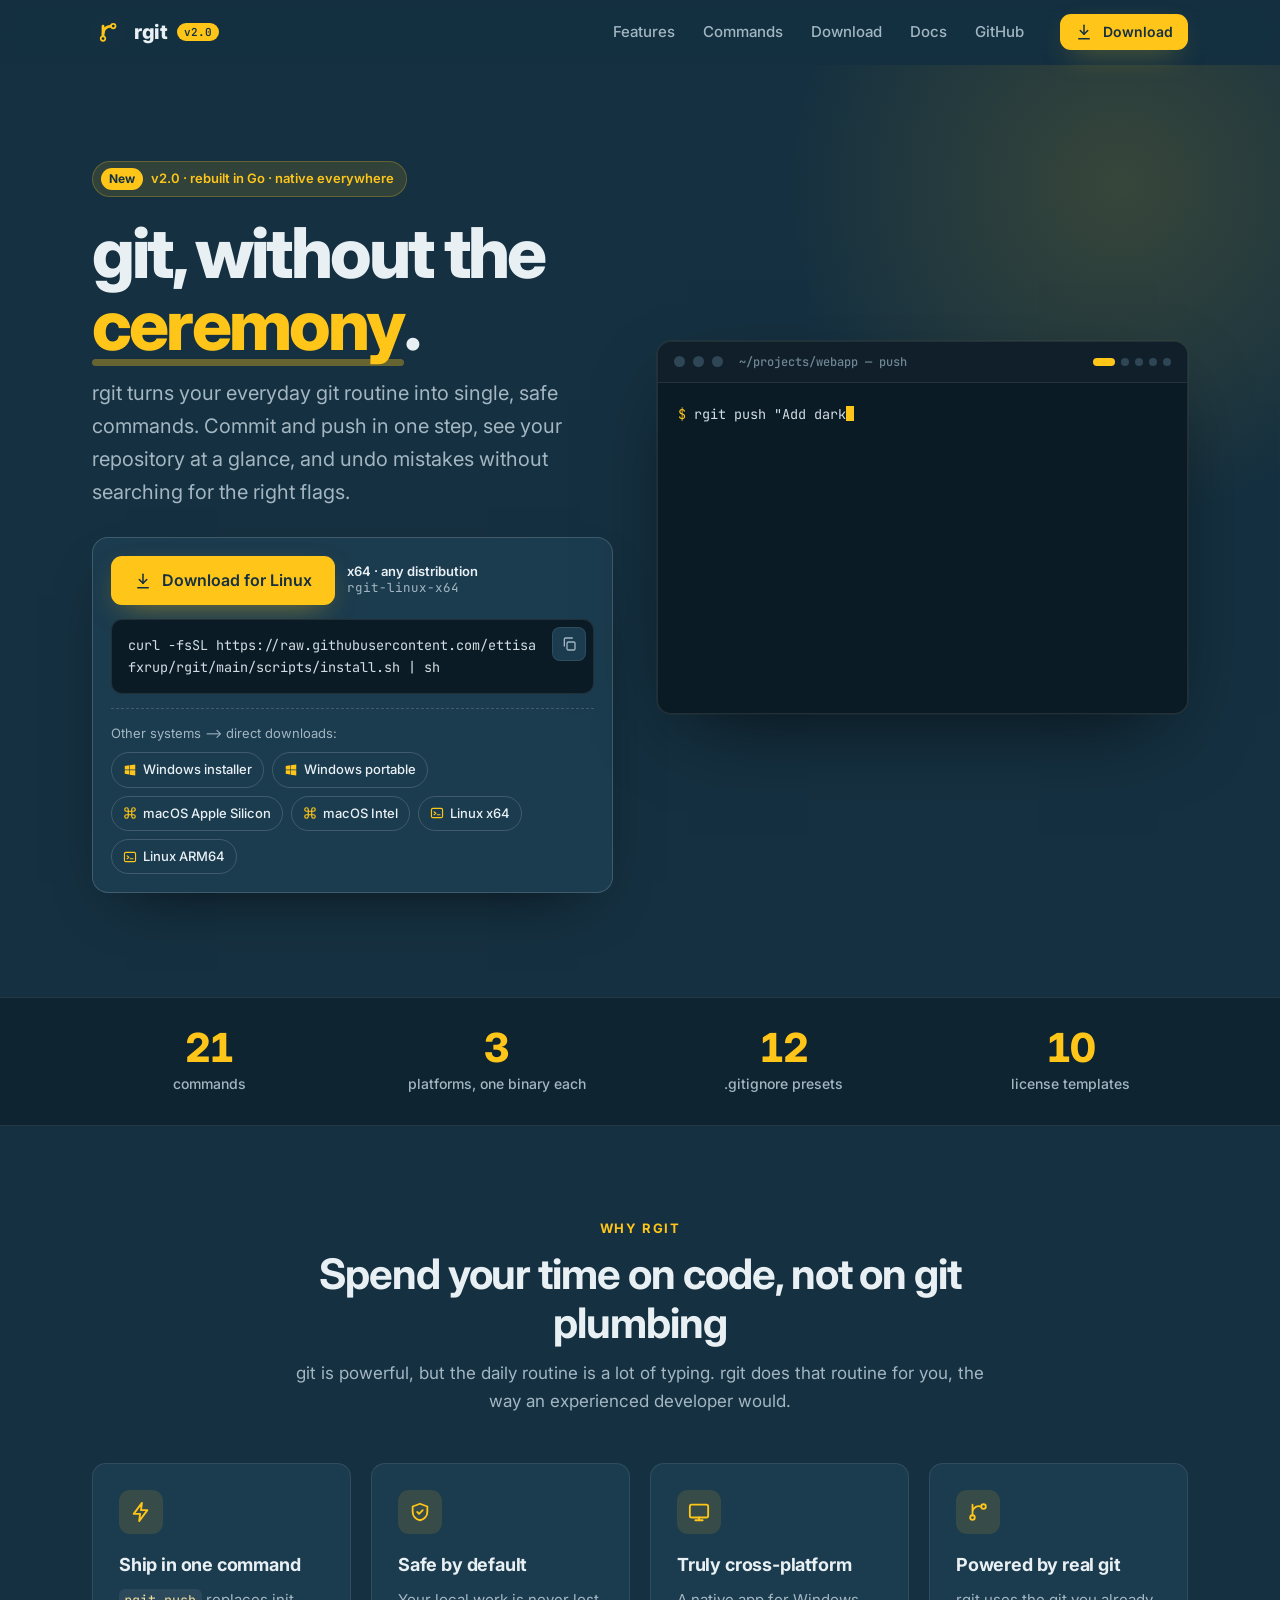
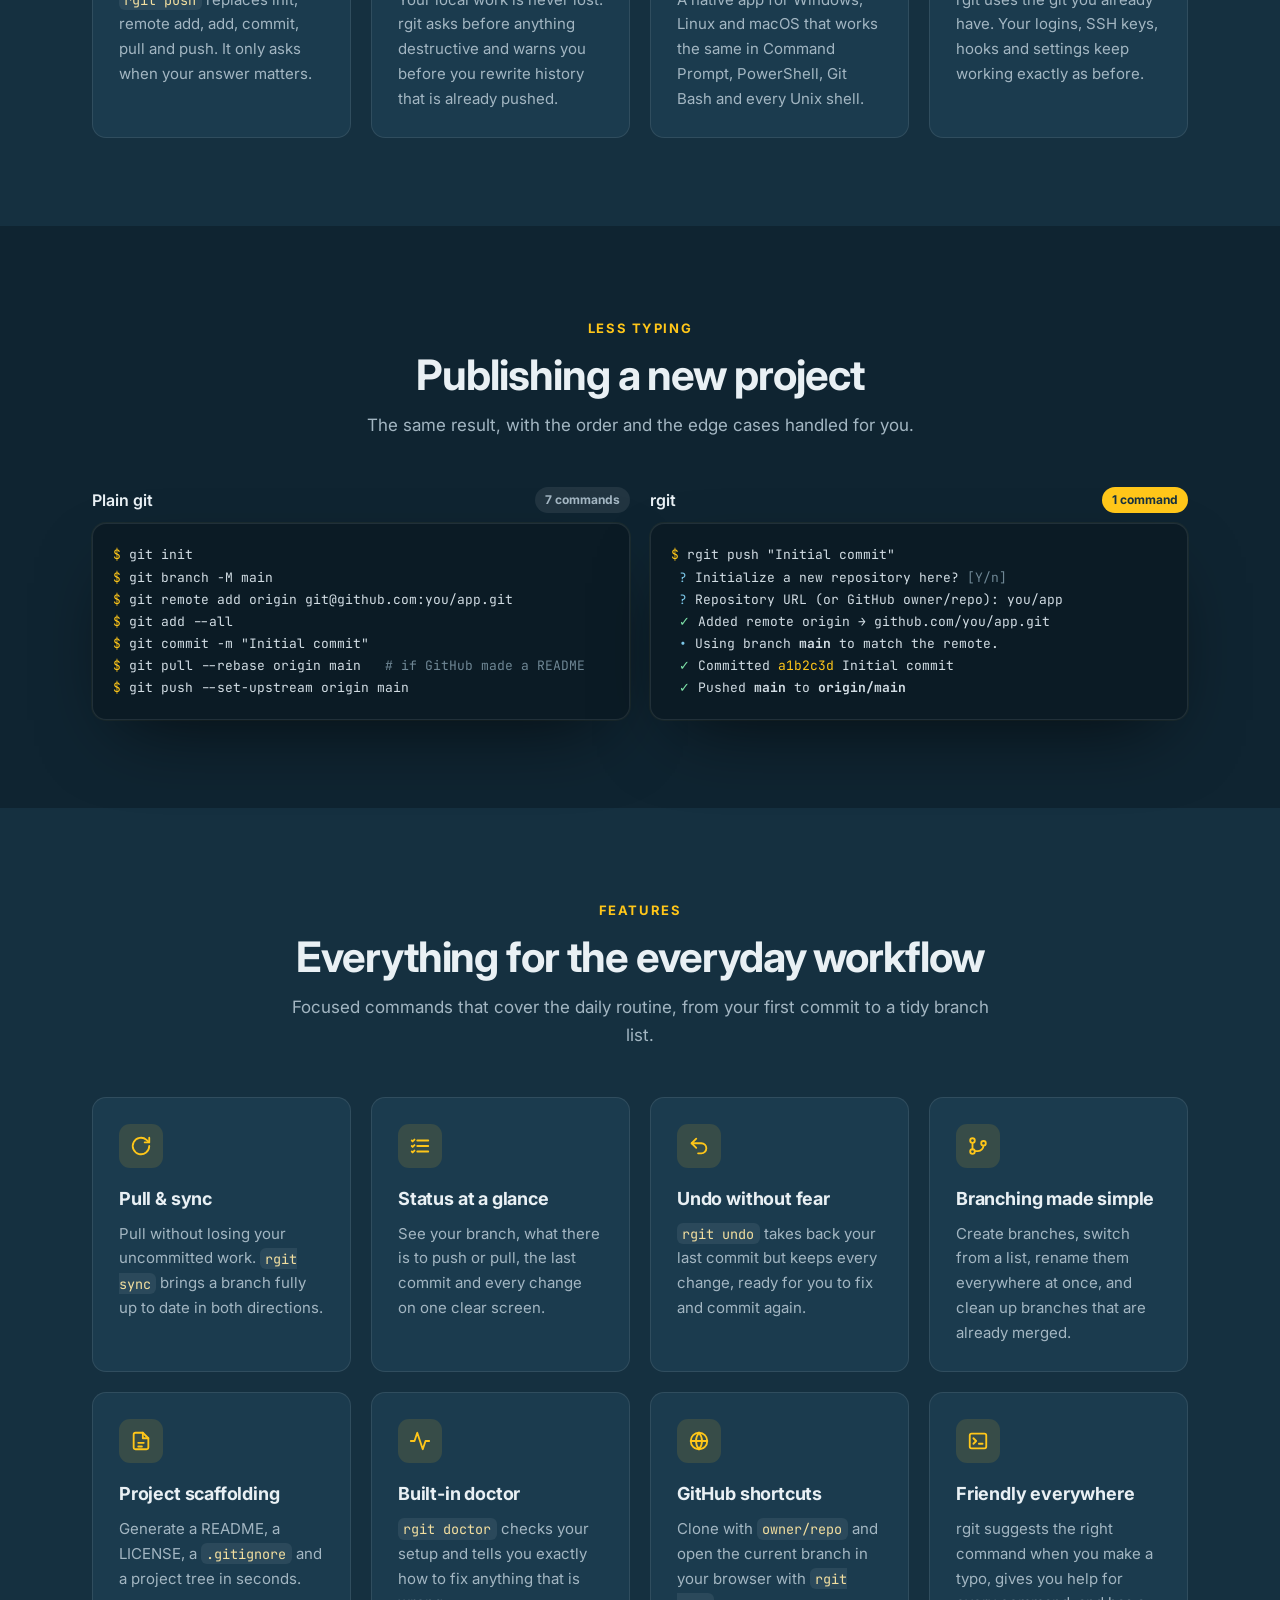
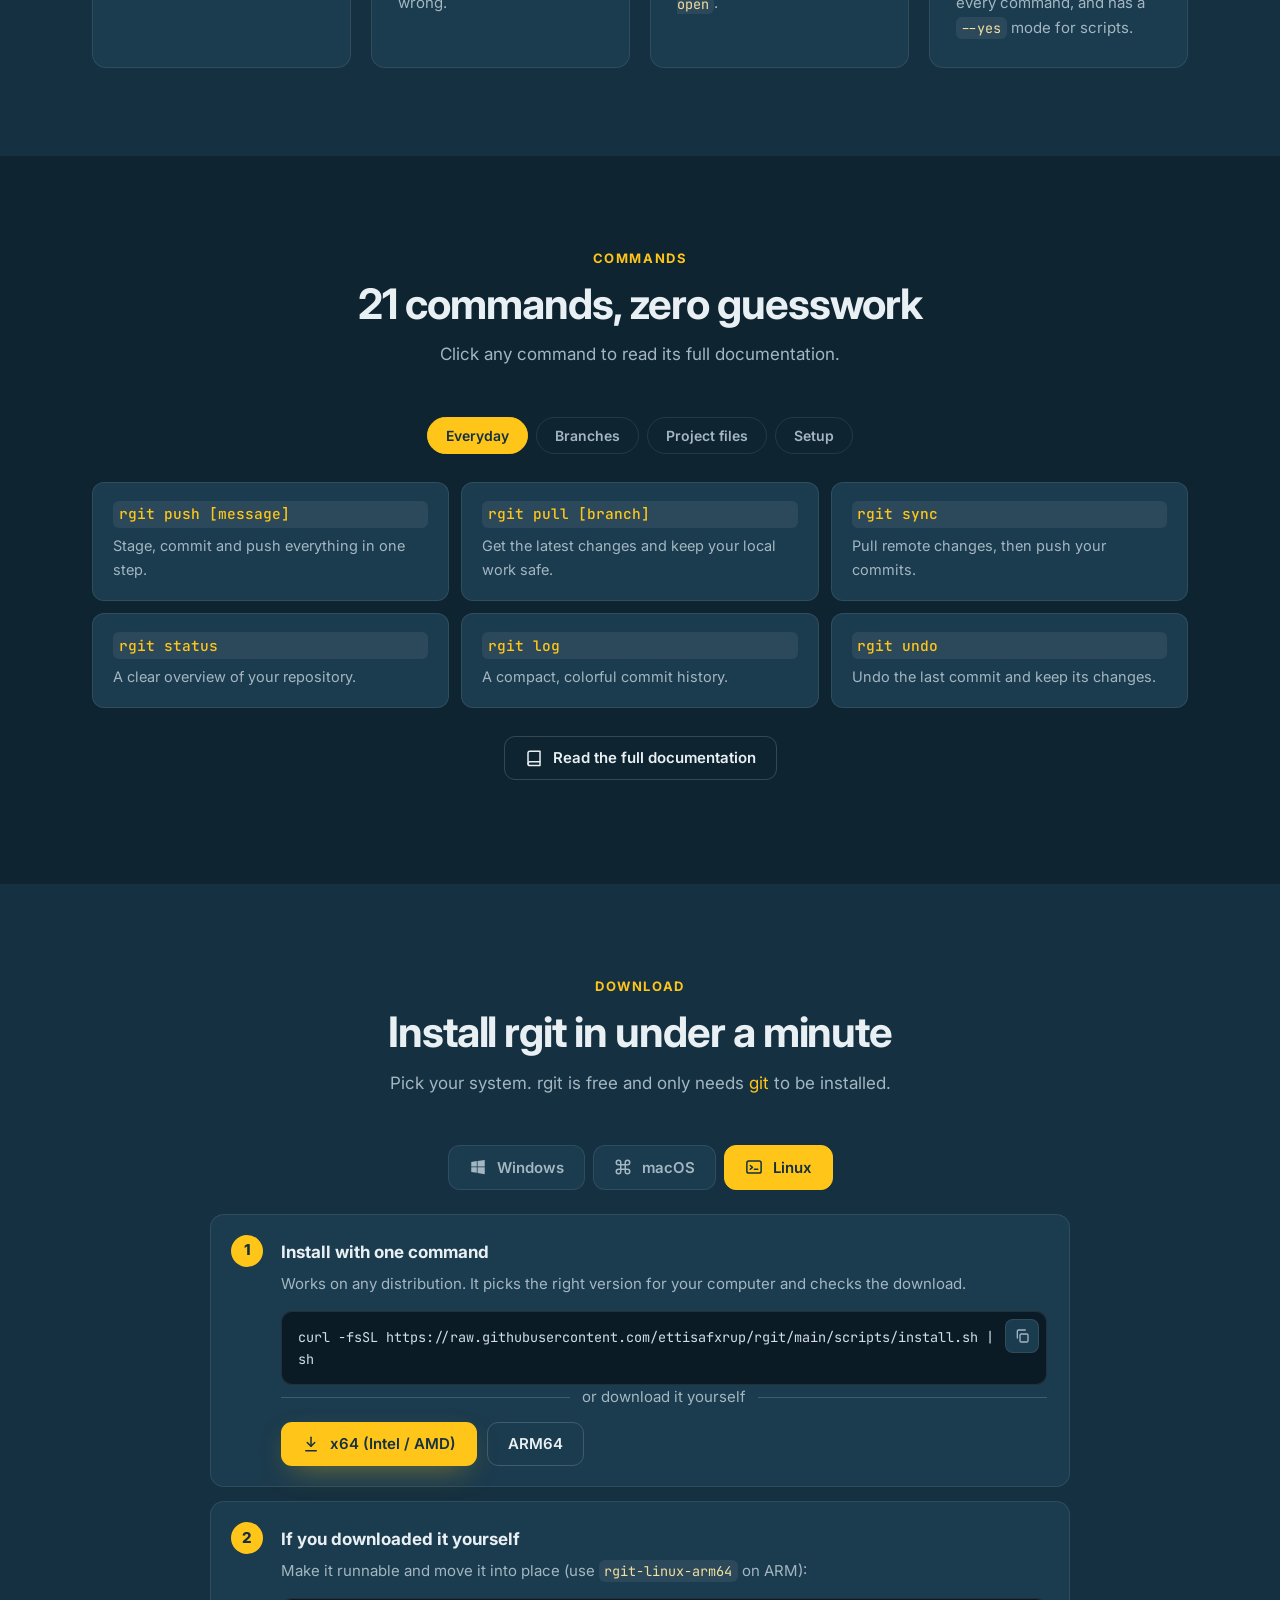
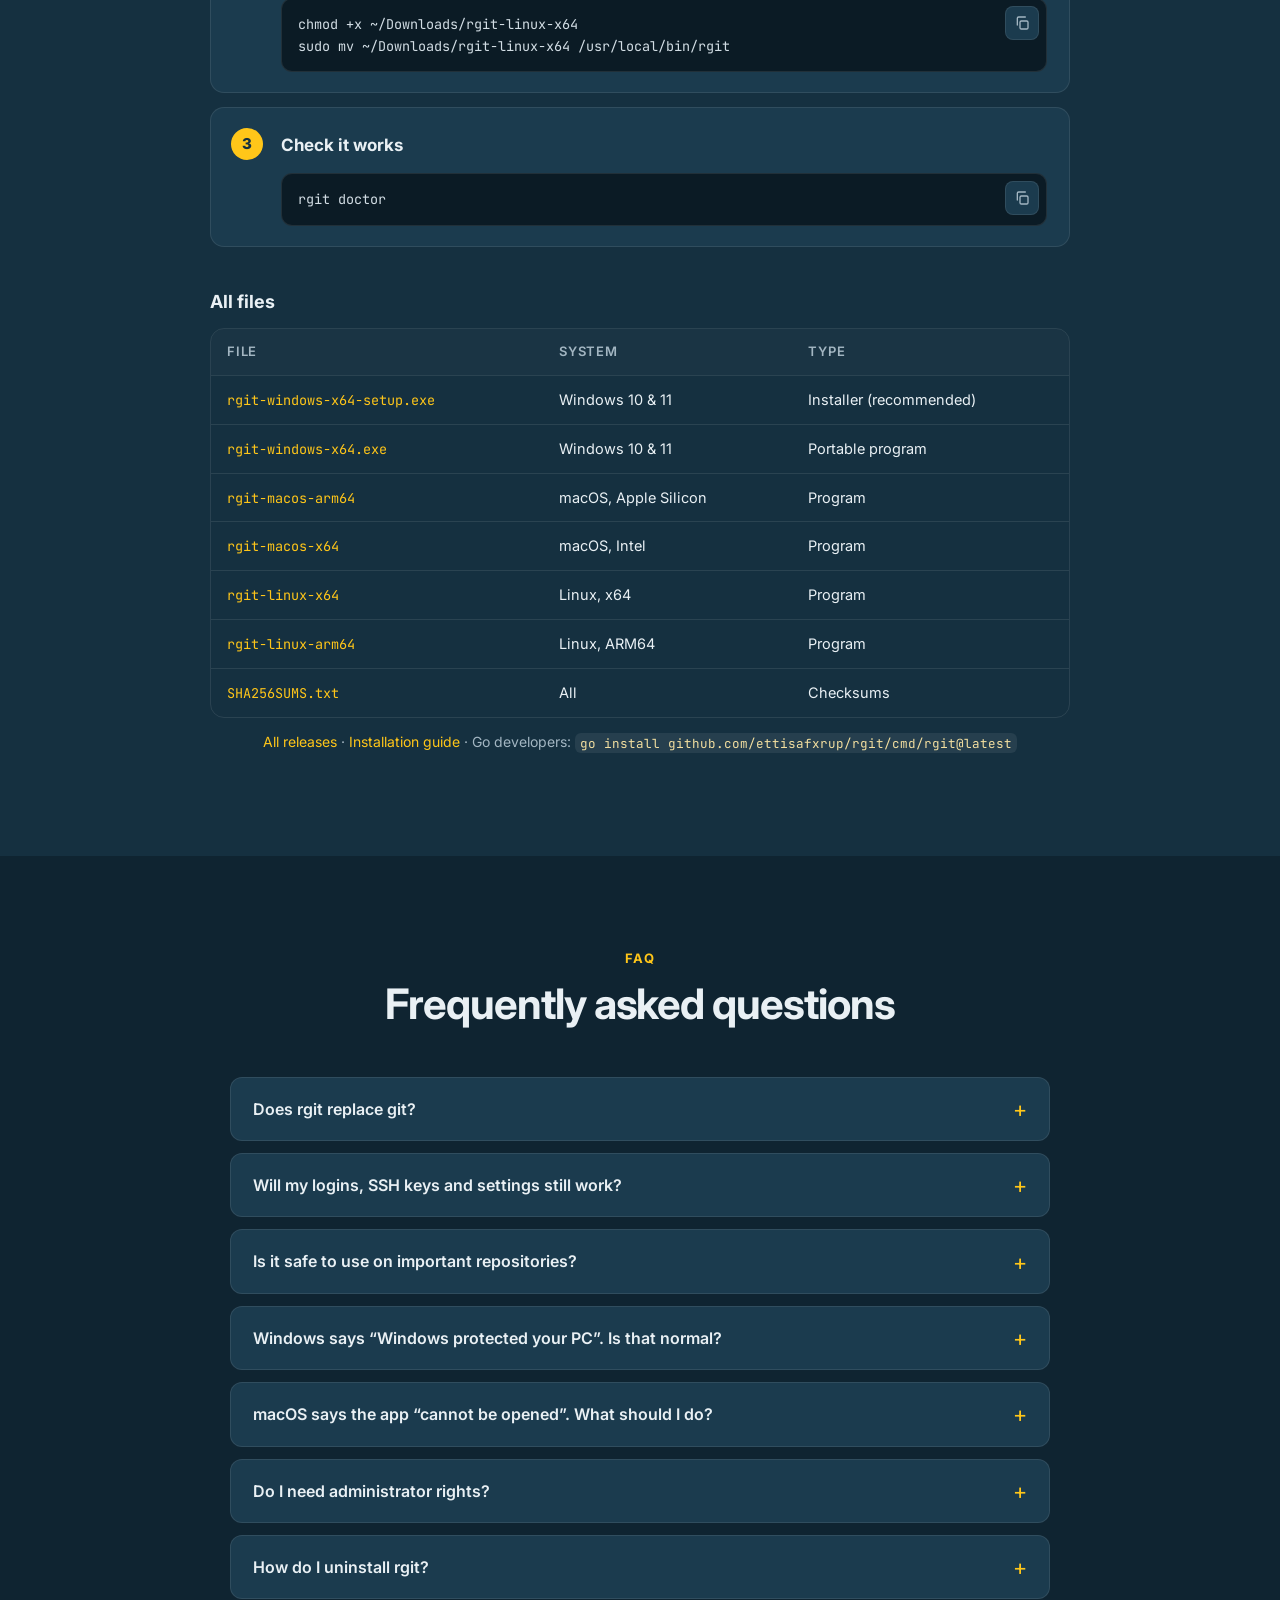
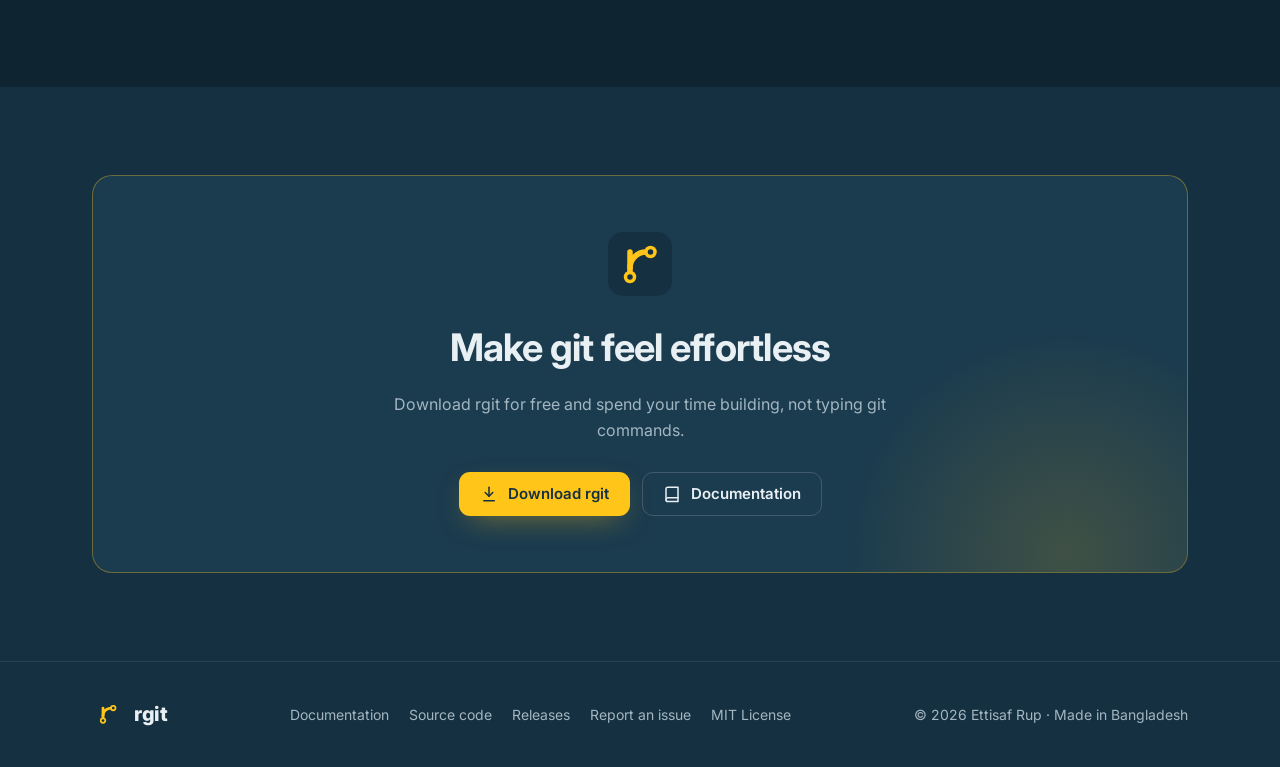
<file: docs/index.html>
<!doctype html>
<html lang="en">
  <head>
    <meta charset="utf-8" />
    <meta name="viewport" content="width=device-width, initial-scale=1" />
    <title>rgit | git, without the ceremony</title>
    <meta
      name="description"
      content="rgit is a fast, friendly command-line companion for git. Push, pull, sync, undo, branch and scaffold projects with single, safe commands. Free for Windows, Linux and macOS."
    />
    <meta name="theme-color" content="#153040" />
    <meta property="og:title" content="rgit | git, without the ceremony" />
    <meta
      property="og:description"
      content="Everyday git chores as single, safe commands. Native on Windows, Linux and macOS."
    />
    <meta property="og:image" content="og-image.png" />
    <meta property="og:type" content="website" />
    <link rel="icon" type="image/svg+xml" href="logo.svg" />
    <link rel="icon" type="image/png" href="favicon.png" />
    <link rel="preconnect" href="https://fonts.googleapis.com" />
    <link rel="preconnect" href="https://fonts.gstatic.com" crossorigin />
    <link
      href="https://fonts.googleapis.com/css2?family=Inter:wght@400;500;600;700;800&family=JetBrains+Mono:wght@400;500;700&display=swap"
      rel="stylesheet"
    />
    <link rel="stylesheet" href="assets/site.css" />
    <script>
      document.documentElement.classList.add("js")
    </script>
    <script src="assets/site.js" defer></script>
  </head>
  <body>
    <a class="skip-link" href="#main">Skip to content</a>

    <svg width="0" height="0" style="position: absolute" aria-hidden="true">
      <symbol
        id="i-download"
        viewBox="0 0 24 24"
        fill="none"
        stroke="currentColor"
        stroke-width="2"
        stroke-linecap="round"
        stroke-linejoin="round"
      >
        <path d="M12 3v12" />
        <path d="m7 10 5 5 5-5" />
        <path d="M5 21h14" />
      </symbol>
      <symbol
        id="i-copy"
        viewBox="0 0 24 24"
        fill="none"
        stroke="currentColor"
        stroke-width="2"
        stroke-linecap="round"
        stroke-linejoin="round"
      >
        <rect x="9" y="9" width="12" height="12" rx="2" />
        <path d="M5 15V5a2 2 0 0 1 2-2h10" />
      </symbol>
      <symbol
        id="i-check"
        viewBox="0 0 24 24"
        fill="none"
        stroke="currentColor"
        stroke-width="2.4"
        stroke-linecap="round"
        stroke-linejoin="round"
      >
        <path d="M20 6 9 17l-5-5" />
      </symbol>
      <symbol
        id="i-book"
        viewBox="0 0 24 24"
        fill="none"
        stroke="currentColor"
        stroke-width="2"
        stroke-linecap="round"
        stroke-linejoin="round"
      >
        <path d="M4 19.5A2.5 2.5 0 0 1 6.5 17H20V3H6.5A2.5 2.5 0 0 0 4 5.5z" />
        <path d="M4 19.5A2.5 2.5 0 0 0 6.5 22H20v-5" />
      </symbol>
      <symbol
        id="i-code"
        viewBox="0 0 24 24"
        fill="none"
        stroke="currentColor"
        stroke-width="2"
        stroke-linecap="round"
        stroke-linejoin="round"
      >
        <path d="m16 18 6-6-6-6" />
        <path d="m8 6-6 6 6 6" />
      </symbol>
      <symbol
        id="i-menu"
        viewBox="0 0 24 24"
        fill="none"
        stroke="currentColor"
        stroke-width="2"
        stroke-linecap="round"
      >
        <path d="M4 7h16M4 12h16M4 17h16" />
      </symbol>
      <symbol
        id="i-up"
        viewBox="0 0 24 24"
        fill="none"
        stroke="currentColor"
        stroke-width="2.2"
        stroke-linecap="round"
        stroke-linejoin="round"
      >
        <path d="m18 15-6-6-6 6" />
      </symbol>
      <symbol id="i-windows" viewBox="0 0 24 24" fill="currentColor">
        <path
          d="M3 5.2 10.4 4v7.3H3zM11.4 3.9 21 2.5v8.8h-9.6zM3 12.3h7.4v7.4L3 18.6zM11.4 12.3H21v9.2l-9.6-1.4z"
        />
      </symbol>
      <symbol
        id="i-mac"
        viewBox="0 0 24 24"
        fill="none"
        stroke="currentColor"
        stroke-width="2"
        stroke-linecap="round"
        stroke-linejoin="round"
      >
        <path
          d="M9 6a3 3 0 1 0-3 3h12a3 3 0 1 0-3-3v12a3 3 0 1 0 3-3H6a3 3 0 1 0 3 3z"
        />
      </symbol>
      <symbol
        id="i-linux"
        viewBox="0 0 24 24"
        fill="none"
        stroke="currentColor"
        stroke-width="2"
        stroke-linecap="round"
        stroke-linejoin="round"
      >
        <rect x="2.5" y="4" width="19" height="16" rx="2.5" />
        <path d="m7 10 3 2.5L7 15" />
        <path d="M12.5 15H17" />
      </symbol>
    </svg>

    <header class="nav">
      <div class="container nav-inner">
        <a class="brand" href="#top" aria-label="rgit home"
          ><img src="logo.svg" alt="" width="32" height="32" />rgit
          <small>v2.0</small></a
        >
        <nav class="nav-links" aria-label="Main">
          <a href="#features">Features</a>
          <a href="#commands">Commands</a>
          <a href="#download">Download</a>
          <a href="docs.html">Docs</a>
          <a href="https://github.com/ettisafxrup/rgit">GitHub</a>
        </nav>
        <a class="btn btn-primary btn-sm nav-cta" href="#download"
          ><svg aria-hidden="true"><use href="#i-download" /></svg>Download</a
        >
        <button
          class="menu-btn"
          type="button"
          aria-label="Open menu"
          aria-expanded="false"
          aria-controls="mobile-menu"
        >
          <svg aria-hidden="true"><use href="#i-menu" /></svg>
        </button>
      </div>
      <nav class="mobile-menu" id="mobile-menu" aria-label="Mobile" hidden>
        <a href="#features">Features</a>
        <a href="#commands">Commands</a>
        <a href="#download">Download</a>
        <a href="docs.html">Documentation</a>
        <a href="https://github.com/ettisafxrup/rgit">GitHub</a>
      </nav>
      <div class="progress" aria-hidden="true"></div>
    </header>

    <main id="main">
      <!-- ============================== Hero ============================== -->
      <section class="hero" id="top">
        <div class="container hero-grid">
          <div>
            <span class="eyebrow"
              ><b>New</b> v2.0 · rebuilt in Go · native everywhere</span
            >
            <h1>git, without the <span class="accent">ceremony</span>.</h1>
            <p class="lead">
              rgit turns your everyday git routine into single, safe commands.
              Commit and push in one step, see your repository at a glance, and
              undo mistakes without searching for the right flags.
            </p>

            <div class="get" id="get">
              <div class="get-main">
                <a class="btn btn-primary" id="get-btn" href="#download">
                  <svg aria-hidden="true"><use href="#i-download" /></svg
                  ><span id="get-label">Choose your download</span>
                </a>
                <div class="get-file" id="get-file">
                  <strong>Free &amp; open source (MIT) · v2.0.0</strong>Windows,
                  macOS &amp; Linux
                </div>
              </div>
              <div class="code wrap" id="get-cmd" hidden>
                <pre><code>curl -fsSL https://raw.githubusercontent.com/ettisafxrup/rgit/main/scripts/install.sh | sh</code></pre>
              </div>
              <div class="get-others">
                <p>Other systems —> direct downloads:</p>
                <div class="chips">
                  <a
                    class="chip"
                    href="https://github.com/ettisafxrup/rgit/releases/latest/download/rgit-windows-x64-setup.exe"
                    download
                    ><svg aria-hidden="true"><use href="#i-windows" /></svg
                    >Windows installer</a
                  >
                  <a
                    class="chip"
                    href="https://github.com/ettisafxrup/rgit/releases/latest/download/rgit-windows-x64.exe"
                    download
                    ><svg aria-hidden="true"><use href="#i-windows" /></svg
                    >Windows portable</a
                  >
                  <a
                    class="chip"
                    href="https://github.com/ettisafxrup/rgit/releases/latest/download/rgit-macos-arm64"
                    download
                    ><svg aria-hidden="true"><use href="#i-mac" /></svg>macOS
                    Apple Silicon</a
                  >
                  <a
                    class="chip"
                    href="https://github.com/ettisafxrup/rgit/releases/latest/download/rgit-macos-x64"
                    download
                    ><svg aria-hidden="true"><use href="#i-mac" /></svg>macOS
                    Intel</a
                  >
                  <a
                    class="chip"
                    href="https://github.com/ettisafxrup/rgit/releases/latest/download/rgit-linux-x64"
                    download
                    ><svg aria-hidden="true"><use href="#i-linux" /></svg>Linux
                    x64</a
                  >
                  <a
                    class="chip"
                    href="https://github.com/ettisafxrup/rgit/releases/latest/download/rgit-linux-arm64"
                    download
                    ><svg aria-hidden="true"><use href="#i-linux" /></svg>Linux
                    ARM64</a
                  >
                </div>
              </div>
            </div>
          </div>

          <div
            class="terminal typer"
            id="typer"
            aria-label="Animated examples of rgit commands"
          >
            <div class="terminal-bar">
              <span class="dot"></span><span class="dot"></span
              ><span class="dot"></span
              ><span class="title">~/projects/webapp —> push</span>
              <div class="typer-tabs"></div>
            </div>
            <pre
              aria-live="off"
            ><span class="t-prompt">$</span> rgit push "Add dark mode"
 <span class="t-step">•</span> 3 changed files:
   <span class="t-mod">modified  </span> src/theme.css
   <span class="t-mod">modified  </span> src/app.js
   <span class="t-new">new       </span> src/dark.css
 <span class="t-ask">?</span> Stage all of these changes? <span class="t-dim">[Y/n]</span> y
 <span class="t-ok">✓</span> Committed <span class="t-hash">4f1e02f</span> Add dark mode
 <span class="t-step">›</span> Pulling latest changes from <b>origin/main</b>
 <span class="t-step">›</span> Pushing <b>main</b>
 <span class="t-ok">✓</span> Pushed <b>main</b> to <b>origin/main</b></pre>
          </div>
        </div>
      </section>

      <div class="stats">
        <ul class="container" data-stagger>
          <li data-reveal>
            <strong data-count="21">21</strong><span>commands</span>
          </li>
          <li data-reveal>
            <strong data-count="3">3</strong
            ><span>platforms, one binary each</span>
          </li>
          <li data-reveal>
            <strong data-count="12">12</strong><span>.gitignore presets</span>
          </li>
          <li data-reveal>
            <strong data-count="10">10</strong><span>license templates</span>
          </li>
        </ul>
      </div>

      <!-- ============================== Why ============================== -->
      <section id="why">
        <div class="container">
          <div class="section-head" data-reveal>
            <span class="kicker">Why rgit</span>
            <h2>Spend your time on code, not on git plumbing</h2>
            <p>
              git is powerful, but the daily routine is a lot of typing. rgit
              does that routine for you, the way an experienced developer would.
            </p>
          </div>
          <div class="grid" data-stagger>
            <article class="card hover" data-reveal>
              <div class="icon">
                <svg
                  viewBox="0 0 24 24"
                  fill="none"
                  stroke="currentColor"
                  stroke-width="2"
                  stroke-linecap="round"
                  stroke-linejoin="round"
                  aria-hidden="true"
                >
                  <path d="M13 2 4 14h7l-1 8 9-12h-7z" />
                </svg>
              </div>
              <h3>Ship in one command</h3>
              <p>
                <code>rgit push</code> replaces init, remote add, add, commit,
                pull and push. It only asks when your answer matters.
              </p>
            </article>
            <article class="card hover" data-reveal>
              <div class="icon">
                <svg
                  viewBox="0 0 24 24"
                  fill="none"
                  stroke="currentColor"
                  stroke-width="2"
                  stroke-linecap="round"
                  stroke-linejoin="round"
                  aria-hidden="true"
                >
                  <path d="M12 3 4 6v6c0 4.5 3.4 8.3 8 9 4.6-.7 8-4.5 8-9V6z" />
                  <path d="m9 12 2 2 4-4" />
                </svg>
              </div>
              <h3>Safe by default</h3>
              <p>
                Your local work is never lost. rgit asks before anything
                destructive and warns you before you rewrite history that is
                already pushed.
              </p>
            </article>
            <article class="card hover" data-reveal>
              <div class="icon">
                <svg
                  viewBox="0 0 24 24"
                  fill="none"
                  stroke="currentColor"
                  stroke-width="2"
                  stroke-linecap="round"
                  stroke-linejoin="round"
                  aria-hidden="true"
                >
                  <rect x="2" y="4" width="20" height="14" rx="2" />
                  <path d="M8 21h8M12 18v3" />
                </svg>
              </div>
              <h3>Truly cross-platform</h3>
              <p>
                A native app for Windows, Linux and macOS that works the same in
                Command Prompt, PowerShell, Git Bash and every Unix shell.
              </p>
            </article>
            <article class="card hover" data-reveal>
              <div class="icon">
                <svg
                  viewBox="0 0 24 24"
                  fill="none"
                  stroke="currentColor"
                  stroke-width="2"
                  stroke-linecap="round"
                  stroke-linejoin="round"
                  aria-hidden="true"
                >
                  <circle cx="6" cy="18" r="2.5" />
                  <circle cx="18" cy="6" r="2.5" />
                  <path d="M6 15.5V4M6 11a7 7 0 0 1 9.5-4.8" />
                </svg>
              </div>
              <h3>Powered by real git</h3>
              <p>
                rgit uses the git you already have. Your logins, SSH keys, hooks
                and settings keep working exactly as before.
              </p>
            </article>
          </div>
        </div>
      </section>

      <!-- ============================== Compare ============================== -->
      <section class="alt" aria-labelledby="compare-title">
        <div class="container">
          <div class="section-head" data-reveal>
            <span class="kicker">Less typing</span>
            <h2 id="compare-title">Publishing a new project</h2>
            <p>
              The same result, with the order and the edge cases handled for
              you.
            </p>
          </div>
          <div class="compare" data-stagger>
            <div data-reveal>
              <div class="compare-label">
                Plain git <span class="pill pill-muted">7 commands</span>
              </div>
              <div class="terminal">
                <pre><span class="t-prompt">$</span> git init
<span class="t-prompt">$</span> git branch -M main
<span class="t-prompt">$</span> git remote add origin git@github.com:you/app.git
<span class="t-prompt">$</span> git add --all
<span class="t-prompt">$</span> git commit -m "Initial commit"
<span class="t-prompt">$</span> git pull --rebase origin main   <span class="t-dim"># if GitHub made a README</span>
<span class="t-prompt">$</span> git push --set-upstream origin main</pre>
              </div>
            </div>
            <div data-reveal>
              <div class="compare-label">
                rgit <span class="pill pill-amber">1 command</span>
              </div>
              <div class="terminal">
                <pre><span class="t-prompt">$</span> rgit push "Initial commit"
 <span class="t-ask">?</span> Initialize a new repository here? <span class="t-dim">[Y/n]</span>
 <span class="t-ask">?</span> Repository URL (or GitHub owner/repo): you/app
 <span class="t-ok">✓</span> Added remote origin → github.com/you/app.git
 <span class="t-step">•</span> Using branch <b>main</b> to match the remote.
 <span class="t-ok">✓</span> Committed <span class="t-hash">a1b2c3d</span> Initial commit
 <span class="t-ok">✓</span> Pushed <b>main</b> to <b>origin/main</b></pre>
              </div>
            </div>
          </div>
        </div>
      </section>

      <!-- ============================== Features ============================== -->
      <section id="features">
        <div class="container">
          <div class="section-head" data-reveal>
            <span class="kicker">Features</span>
            <h2>Everything for the everyday workflow</h2>
            <p>
              Focused commands that cover the daily routine, from your first
              commit to a tidy branch list.
            </p>
          </div>
          <div class="grid" data-stagger>
            <article class="card hover" data-reveal>
              <div class="icon">
                <svg
                  viewBox="0 0 24 24"
                  fill="none"
                  stroke="currentColor"
                  stroke-width="2"
                  stroke-linecap="round"
                  stroke-linejoin="round"
                  aria-hidden="true"
                >
                  <path d="M21 12a9 9 0 1 1-3-6.7L21 8" />
                  <path d="M21 3v5h-5" />
                </svg>
              </div>
              <h3>Pull &amp; sync</h3>
              <p>
                Pull without losing your uncommitted work.
                <code>rgit sync</code> brings a branch fully up to date in both
                directions.
              </p>
            </article>
            <article class="card hover" data-reveal>
              <div class="icon">
                <svg
                  viewBox="0 0 24 24"
                  fill="none"
                  stroke="currentColor"
                  stroke-width="2"
                  stroke-linecap="round"
                  stroke-linejoin="round"
                  aria-hidden="true"
                >
                  <path d="M9 6h12M9 12h12M9 18h12" />
                  <path d="m3 6 1 1 2-2M3 12l1 1 2-2M3 18l1 1 2-2" />
                </svg>
              </div>
              <h3>Status at a glance</h3>
              <p>
                See your branch, what there is to push or pull, the last commit
                and every change on one clear screen.
              </p>
            </article>
            <article class="card hover" data-reveal>
              <div class="icon">
                <svg
                  viewBox="0 0 24 24"
                  fill="none"
                  stroke="currentColor"
                  stroke-width="2"
                  stroke-linecap="round"
                  stroke-linejoin="round"
                  aria-hidden="true"
                >
                  <path d="M9 14 4 9l5-5" />
                  <path d="M4 9h10.5a5.5 5.5 0 0 1 0 11H11" />
                </svg>
              </div>
              <h3>Undo without fear</h3>
              <p>
                <code>rgit undo</code> takes back your last commit but keeps
                every change, ready for you to fix and commit again.
              </p>
            </article>
            <article class="card hover" data-reveal>
              <div class="icon">
                <svg
                  viewBox="0 0 24 24"
                  fill="none"
                  stroke="currentColor"
                  stroke-width="2"
                  stroke-linecap="round"
                  stroke-linejoin="round"
                  aria-hidden="true"
                >
                  <circle cx="6" cy="6" r="2.5" />
                  <circle cx="6" cy="18" r="2.5" />
                  <circle cx="18" cy="9" r="2.5" />
                  <path d="M6 8.5v7M18 11.5a6 6 0 0 1-6 6H8.5" />
                </svg>
              </div>
              <h3>Branching made simple</h3>
              <p>
                Create branches, switch from a list, rename them everywhere at
                once, and clean up branches that are already merged.
              </p>
            </article>
            <article class="card hover" data-reveal>
              <div class="icon">
                <svg
                  viewBox="0 0 24 24"
                  fill="none"
                  stroke="currentColor"
                  stroke-width="2"
                  stroke-linecap="round"
                  stroke-linejoin="round"
                  aria-hidden="true"
                >
                  <path
                    d="M14 3H6a2 2 0 0 0-2 2v14a2 2 0 0 0 2 2h12a2 2 0 0 0 2-2V9z"
                  />
                  <path d="M14 3v6h6M9 14h6M9 18h4" />
                </svg>
              </div>
              <h3>Project scaffolding</h3>
              <p>
                Generate a README, a LICENSE, a <code>.gitignore</code> and a
                project tree in seconds.
              </p>
            </article>
            <article class="card hover" data-reveal>
              <div class="icon">
                <svg
                  viewBox="0 0 24 24"
                  fill="none"
                  stroke="currentColor"
                  stroke-width="2"
                  stroke-linecap="round"
                  stroke-linejoin="round"
                  aria-hidden="true"
                >
                  <path d="M22 12h-4l-3 9L9 3l-3 9H2" />
                </svg>
              </div>
              <h3>Built-in doctor</h3>
              <p>
                <code>rgit doctor</code> checks your setup and tells you exactly
                how to fix anything that is wrong.
              </p>
            </article>
            <article class="card hover" data-reveal>
              <div class="icon">
                <svg
                  viewBox="0 0 24 24"
                  fill="none"
                  stroke="currentColor"
                  stroke-width="2"
                  stroke-linecap="round"
                  stroke-linejoin="round"
                  aria-hidden="true"
                >
                  <circle cx="12" cy="12" r="9" />
                  <path
                    d="M3 12h18M12 3a14 14 0 0 1 0 18M12 3a14 14 0 0 0 0 18"
                  />
                </svg>
              </div>
              <h3>GitHub shortcuts</h3>
              <p>
                Clone with <code>owner/repo</code> and open the current branch
                in your browser with <code>rgit open</code>.
              </p>
            </article>
            <article class="card hover" data-reveal>
              <div class="icon">
                <svg
                  viewBox="0 0 24 24"
                  fill="none"
                  stroke="currentColor"
                  stroke-width="2"
                  stroke-linecap="round"
                  stroke-linejoin="round"
                  aria-hidden="true"
                >
                  <rect x="3" y="4" width="18" height="16" rx="2" />
                  <path d="m7 9 3 3-3 3M13 15h4" />
                </svg>
              </div>
              <h3>Friendly everywhere</h3>
              <p>
                rgit suggests the right command when you make a typo, gives you
                help for every command, and has a <code>--yes</code> mode for
                scripts.
              </p>
            </article>
          </div>
        </div>
      </section>

      <!-- ============================== Commands ============================== -->
      <section class="alt" id="commands">
        <div class="container">
          <div class="section-head" data-reveal>
            <span class="kicker">Commands</span>
            <h2>21 commands, zero guesswork</h2>
            <p>Click any command to read its full documentation.</p>
          </div>

          <div class="tabs" role="tablist" aria-label="Command groups">
            <button
              class="tab"
              role="tab"
              id="tab-everyday"
              aria-controls="panel-everyday"
              aria-selected="true"
            >
              Everyday
            </button>
            <button
              class="tab"
              role="tab"
              id="tab-branches"
              aria-controls="panel-branches"
              aria-selected="false"
              tabindex="-1"
            >
              Branches
            </button>
            <button
              class="tab"
              role="tab"
              id="tab-files"
              aria-controls="panel-files"
              aria-selected="false"
              tabindex="-1"
            >
              Project files
            </button>
            <button
              class="tab"
              role="tab"
              id="tab-setup"
              aria-controls="panel-setup"
              aria-selected="false"
              tabindex="-1"
            >
              Setup
            </button>
          </div>

          <div
            class="cmd-list"
            role="tabpanel"
            id="panel-everyday"
            aria-labelledby="tab-everyday"
          >
            <a class="cmd" href="docs.html#cmd-push"
              ><code>rgit push [message]</code
              ><span>Stage, commit and push everything in one step.</span></a
            >
            <a class="cmd" href="docs.html#cmd-pull"
              ><code>rgit pull [branch]</code
              ><span
                >Get the latest changes and keep your local work safe.</span
              ></a
            >
            <a class="cmd" href="docs.html#cmd-sync"
              ><code>rgit sync</code
              ><span>Pull remote changes, then push your commits.</span></a
            >
            <a class="cmd" href="docs.html#cmd-status"
              ><code>rgit status</code
              ><span>A clear overview of your repository.</span></a
            >
            <a class="cmd" href="docs.html#cmd-log"
              ><code>rgit log</code
              ><span>A compact, colorful commit history.</span></a
            >
            <a class="cmd" href="docs.html#cmd-undo"
              ><code>rgit undo</code
              ><span>Undo the last commit and keep its changes.</span></a
            >
          </div>
          <div
            class="cmd-list"
            role="tabpanel"
            id="panel-branches"
            aria-labelledby="tab-branches"
            hidden
          >
            <a class="cmd" href="docs.html#cmd-new"
              ><code>rgit new &lt;branch&gt;</code
              ><span>Create a new branch and switch to it.</span></a
            >
            <a class="cmd" href="docs.html#cmd-switch"
              ><code>rgit switch [branch]</code
              ><span>Switch branches, or pick one from a list.</span></a
            >
            <a class="cmd" href="docs.html#cmd-rename"
              ><code>rgit rename &lt;old&gt;:&lt;new&gt;</code
              ><span
                >Rename a branch on your computer and on the remote.</span
              ></a
            >
            <a class="cmd" href="docs.html#cmd-cleanup"
              ><code>rgit cleanup</code
              ><span>Delete branches that are already merged.</span></a
            >
          </div>
          <div
            class="cmd-list"
            role="tabpanel"
            id="panel-files"
            aria-labelledby="tab-files"
            hidden
          >
            <a class="cmd" href="docs.html#cmd-ignore"
              ><code>rgit ignore [preset]…</code
              ><span>Build a .gitignore from presets or a file picker.</span></a
            >
            <a class="cmd" href="docs.html#cmd-license"
              ><code>rgit license [name]</code
              ><span>Add MIT, Apache, GPL or one of 7 other licenses.</span></a
            >
            <a class="cmd" href="docs.html#cmd-readme"
              ><code>rgit readme</code
              ><span>Generate a complete README.md.</span></a
            >
            <a class="cmd" href="docs.html#cmd-archi"
              ><code>rgit archi</code
              ><span>Save the project's folder tree to a file.</span></a
            >
          </div>
          <div
            class="cmd-list"
            role="tabpanel"
            id="panel-setup"
            aria-labelledby="tab-setup"
            hidden
          >
            <a class="cmd" href="docs.html#cmd-clone"
              ><code>rgit clone &lt;owner/repo&gt;</code
              ><span>Download a repository, with a GitHub shortcut.</span></a
            >
            <a class="cmd" href="docs.html#cmd-login"
              ><code>rgit login</code
              ><span>Set the name and email used in your commits.</span></a
            >
            <a class="cmd" href="docs.html#cmd-whoami"
              ><code>rgit whoami</code
              ><span>Show who your commits are made as.</span></a
            >
            <a class="cmd" href="docs.html#cmd-open"
              ><code>rgit open</code
              ><span>Open the repository in your browser.</span></a
            >
            <a class="cmd" href="docs.html#cmd-doctor"
              ><code>rgit doctor</code
              ><span>Check that everything is set up correctly.</span></a
            >
            <a class="cmd" href="docs.html#cmd-help"
              ><code>rgit help [command]</code
              ><span>Help for any command, right in the terminal.</span></a
            >
          </div>

          <p class="center-link">
            <a class="btn btn-ghost" href="docs.html"
              ><svg aria-hidden="true"><use href="#i-book" /></svg>Read the full
              documentation</a
            >
          </p>
        </div>
      </section>

      <!-- ============================== Download ============================== -->
      <section id="download">
        <div class="container">
          <div class="section-head" data-reveal>
            <span class="kicker">Download</span>
            <h2>Install rgit in under a minute</h2>
            <p>
              Pick your system. rgit is free and only needs
              <a href="https://git-scm.com">git</a> to be installed.
            </p>
          </div>

          <div class="os-tabs" role="tablist" aria-label="Operating system">
            <button
              class="os-tab"
              role="tab"
              data-os="windows"
              id="os-tab-windows"
              aria-controls="os-windows"
              aria-selected="true"
            >
              <svg aria-hidden="true"><use href="#i-windows" /></svg>Windows
            </button>
            <button
              class="os-tab"
              role="tab"
              data-os="macos"
              id="os-tab-macos"
              aria-controls="os-macos"
              aria-selected="false"
              tabindex="-1"
            >
              <svg aria-hidden="true"><use href="#i-mac" /></svg>macOS
            </button>
            <button
              class="os-tab"
              role="tab"
              data-os="linux"
              id="os-tab-linux"
              aria-controls="os-linux"
              aria-selected="false"
              tabindex="-1"
            >
              <svg aria-hidden="true"><use href="#i-linux" /></svg>Linux
            </button>
          </div>

          <!-- Windows -->
          <div
            class="os-panel"
            role="tabpanel"
            id="os-windows"
            aria-labelledby="os-tab-windows"
          >
            <ol class="os-steps">
              <li>
                <h3>Download the installer</h3>
                <p>Works on Windows 10 and 11.</p>
                <div class="dl-row">
                  <a
                    class="btn btn-primary"
                    href="https://github.com/ettisafxrup/rgit/releases/latest/download/rgit-windows-x64-setup.exe"
                    download
                    ><svg aria-hidden="true"><use href="#i-download" /></svg
                    >rgit-windows-x64-setup.exe</a
                  >
                  <a
                    class="btn btn-ghost"
                    href="https://github.com/ettisafxrup/rgit/releases/latest/download/rgit-windows-x64.exe"
                    download
                    >Portable .exe (no install)</a
                  >
                </div>
              </li>
              <li>
                <h3>Run it</h3>
                <p>
                  Choose <strong>Install for me only</strong> (no admin rights
                  needed) and keep <strong>Add rgit to the PATH</strong> ticked.
                  If Windows shows “Windows protected your PC”, click
                  <strong>More info → Run anyway</strong>.
                </p>
              </li>
              <li>
                <h3>Check it works</h3>
                <p>
                  Open a <strong>new</strong> Command Prompt, PowerShell or Git
                  Bash window and run:
                </p>
                <div class="code">
                  <pre><code>rgit doctor</code></pre>
                </div>
              </li>
            </ol>
          </div>

          <!-- macOS -->
          <div
            class="os-panel"
            role="tabpanel"
            id="os-macos"
            aria-labelledby="os-tab-macos"
            hidden
          >
            <ol class="os-steps">
              <li>
                <h3>Install with one command</h3>
                <p>
                  Paste this into Terminal. It picks the right version for your
                  Mac and installs it for you.
                </p>
                <div class="code wrap">
                  <pre><code>curl -fsSL https://raw.githubusercontent.com/ettisafxrup/rgit/main/scripts/install.sh | sh</code></pre>
                </div>
                <p class="or">or download it yourself</p>
                <div class="dl-row">
                  <a
                    class="btn btn-primary"
                    href="https://github.com/ettisafxrup/rgit/releases/latest/download/rgit-macos-arm64"
                    download
                    ><svg aria-hidden="true"><use href="#i-download" /></svg
                    >Apple Silicon (M1 and later)</a
                  >
                  <a
                    class="btn btn-ghost"
                    href="https://github.com/ettisafxrup/rgit/releases/latest/download/rgit-macos-x64"
                    download
                    >Intel Mac</a
                  >
                </div>
              </li>
              <li>
                <h3>If you downloaded it yourself</h3>
                <p>
                  Move it into place and allow it to run (use
                  <code>rgit-macos-x64</code> on Intel):
                </p>
                <div class="code wrap">
                  <pre><code>chmod +x ~/Downloads/rgit-macos-arm64
sudo mv ~/Downloads/rgit-macos-arm64 /usr/local/bin/rgit
xattr -d com.apple.quarantine /usr/local/bin/rgit</code></pre>
                </div>
              </li>
              <li>
                <h3>Check it works</h3>
                <div class="code">
                  <pre><code>rgit doctor</code></pre>
                </div>
              </li>
            </ol>
          </div>

          <!-- Linux -->
          <div
            class="os-panel"
            role="tabpanel"
            id="os-linux"
            aria-labelledby="os-tab-linux"
            hidden
          >
            <ol class="os-steps">
              <li>
                <h3>Install with one command</h3>
                <p>
                  Works on any distribution. It picks the right version for your
                  computer and checks the download.
                </p>
                <div class="code wrap">
                  <pre><code>curl -fsSL https://raw.githubusercontent.com/ettisafxrup/rgit/main/scripts/install.sh | sh</code></pre>
                </div>
                <p class="or">or download it yourself</p>
                <div class="dl-row">
                  <a
                    class="btn btn-primary"
                    href="https://github.com/ettisafxrup/rgit/releases/latest/download/rgit-linux-x64"
                    download
                    ><svg aria-hidden="true"><use href="#i-download" /></svg>x64
                    (Intel / AMD)</a
                  >
                  <a
                    class="btn btn-ghost"
                    href="https://github.com/ettisafxrup/rgit/releases/latest/download/rgit-linux-arm64"
                    download
                    >ARM64</a
                  >
                </div>
              </li>
              <li>
                <h3>If you downloaded it yourself</h3>
                <p>
                  Make it runnable and move it into place (use
                  <code>rgit-linux-arm64</code> on ARM):
                </p>
                <div class="code wrap">
                  <pre><code>chmod +x ~/Downloads/rgit-linux-x64
sudo mv ~/Downloads/rgit-linux-x64 /usr/local/bin/rgit</code></pre>
                </div>
              </li>
              <li>
                <h3>Check it works</h3>
                <div class="code">
                  <pre><code>rgit doctor</code></pre>
                </div>
              </li>
            </ol>
          </div>

          <div class="files" data-reveal>
            <h3>All files</h3>
            <div class="table-wrap">
              <table>
                <thead>
                  <tr>
                    <th>File</th>
                    <th>System</th>
                    <th>Type</th>
                  </tr>
                </thead>
                <tbody>
                  <tr>
                    <td>
                      <a
                        href="https://github.com/ettisafxrup/rgit/releases/latest/download/rgit-windows-x64-setup.exe"
                        download
                        >rgit-windows-x64-setup.exe</a
                      >
                    </td>
                    <td>Windows 10 &amp; 11</td>
                    <td>Installer (recommended)</td>
                  </tr>
                  <tr>
                    <td>
                      <a
                        href="https://github.com/ettisafxrup/rgit/releases/latest/download/rgit-windows-x64.exe"
                        download
                        >rgit-windows-x64.exe</a
                      >
                    </td>
                    <td>Windows 10 &amp; 11</td>
                    <td>Portable program</td>
                  </tr>
                  <tr>
                    <td>
                      <a
                        href="https://github.com/ettisafxrup/rgit/releases/latest/download/rgit-macos-arm64"
                        download
                        >rgit-macos-arm64</a
                      >
                    </td>
                    <td>macOS, Apple Silicon</td>
                    <td>Program</td>
                  </tr>
                  <tr>
                    <td>
                      <a
                        href="https://github.com/ettisafxrup/rgit/releases/latest/download/rgit-macos-x64"
                        download
                        >rgit-macos-x64</a
                      >
                    </td>
                    <td>macOS, Intel</td>
                    <td>Program</td>
                  </tr>
                  <tr>
                    <td>
                      <a
                        href="https://github.com/ettisafxrup/rgit/releases/latest/download/rgit-linux-x64"
                        download
                        >rgit-linux-x64</a
                      >
                    </td>
                    <td>Linux, x64</td>
                    <td>Program</td>
                  </tr>
                  <tr>
                    <td>
                      <a
                        href="https://github.com/ettisafxrup/rgit/releases/latest/download/rgit-linux-arm64"
                        download
                        >rgit-linux-arm64</a
                      >
                    </td>
                    <td>Linux, ARM64</td>
                    <td>Program</td>
                  </tr>
                  <tr>
                    <td>
                      <a
                        href="https://github.com/ettisafxrup/rgit/releases/latest/download/SHA256SUMS.txt"
                        download
                        >SHA256SUMS.txt</a
                      >
                    </td>
                    <td>All</td>
                    <td>Checksums</td>
                  </tr>
                </tbody>
              </table>
            </div>
            <p class="files-foot">
              <a href="https://github.com/ettisafxrup/rgit/releases"
                >All releases</a
              >
              · <a href="docs.html#installation">Installation guide</a> · Go
              developers:
              <code
                >go install github.com/ettisafxrup/rgit/cmd/rgit@latest</code
              >
            </p>
          </div>
        </div>
      </section>

      <!-- ============================== FAQ ============================== -->
      <section class="alt" id="faq">
        <div class="container">
          <div class="section-head" data-reveal>
            <span class="kicker">FAQ</span>
            <h2>Frequently asked questions</h2>
          </div>
          <div class="faq" data-stagger>
            <details data-reveal>
              <summary>Does rgit replace git?</summary>
              <p>
                No. rgit is a companion that runs the git already installed on
                your computer. You can keep using plain git side by side, and
                everything rgit does shows up in your normal git history.
              </p>
            </details>
            <details data-reveal>
              <summary>
                Will my logins, SSH keys and settings still work?
              </summary>
              <p>
                Yes. rgit calls git directly, so credential helpers, SSH keys,
                hooks, aliases and every setting work exactly as before.
              </p>
            </details>
            <details data-reveal>
              <summary>Is it safe to use on important repositories?</summary>
              <p>
                Yes. Pulls keep your uncommitted work safe, rgit asks before
                staging or deleting anything, <code>undo</code> keeps your
                changes, and a remote branch is only deleted after its new name
                has been pushed.
              </p>
            </details>
            <details data-reveal>
              <summary>
                Windows says “Windows protected your PC”. Is that normal?
              </summary>
              <p>
                Yes, it appears for new apps that are not yet widely downloaded.
                Click <strong>More info</strong>, then
                <strong>Run anyway</strong>. You can check your download against
                <code>SHA256SUMS.txt</code> from the release.
              </p>
            </details>
            <details data-reveal>
              <summary>
                macOS says the app “cannot be opened”. What should I do?
              </summary>
              <p>
                Run
                <code>xattr -d com.apple.quarantine /usr/local/bin/rgit</code>
                once. The one-line install command does this for you
                automatically.
              </p>
            </details>
            <details data-reveal>
              <summary>Do I need administrator rights?</summary>
              <p>
                No. On Windows, choose “Install for me only”, or use the
                portable program. On Linux and macOS, the install command uses
                <code>~/.local/bin</code> when it can't write to
                <code>/usr/local/bin</code>.
              </p>
            </details>
            <details data-reveal>
              <summary>How do I uninstall rgit?</summary>
              <p>
                On Windows, go to Settings → Apps → rgit. On Linux and macOS,
                delete the file, for example
                <code>sudo rm /usr/local/bin/rgit</code>.
              </p>
            </details>
          </div>
        </div>
      </section>

      <!-- ============================== CTA ============================== -->
      <section aria-labelledby="cta-title">
        <div class="container">
          <div class="cta-box" data-reveal>
            <img
              src="logo.svg"
              alt=""
              width="64"
              height="64"
              loading="lazy"
              decoding="async"
            />
            <h2 id="cta-title">Make git feel effortless</h2>
            <p>
              Download rgit for free and spend your time building, not typing
              git commands.
            </p>
            <div class="actions">
              <a class="btn btn-primary" href="#download"
                ><svg aria-hidden="true"><use href="#i-download" /></svg
                >Download rgit</a
              >
              <a class="btn btn-ghost" href="docs.html"
                ><svg aria-hidden="true"><use href="#i-book" /></svg
                >Documentation</a
              >
            </div>
          </div>
        </div>
      </section>
    </main>

    <footer>
      <div class="container footer-inner">
        <a class="brand" href="#top"
          ><img
            src="logo.svg"
            alt=""
            width="28"
            height="28"
            loading="lazy"
            decoding="async"
          />rgit</a
        >
        <nav class="footer-links" aria-label="Footer">
          <a href="docs.html">Documentation</a>
          <a href="https://github.com/ettisafxrup/rgit">Source code</a>
          <a href="https://github.com/ettisafxrup/rgit/releases">Releases</a>
          <a href="https://github.com/ettisafxrup/rgit/issues/new"
            >Report an issue</a
          >
          <a href="https://github.com/ettisafxrup/rgit/blob/main/LICENSE"
            >MIT License</a
          >
        </nav>
        <span
          >© <span data-year>2026</span> Ettisaf Rup · Made in Bangladesh</span
        >
      </div>
    </footer>

    <button class="to-top" type="button" aria-label="Back to top">
      <svg aria-hidden="true"><use href="#i-up" /></svg>
    </button>
  </body>
</html>
</file>
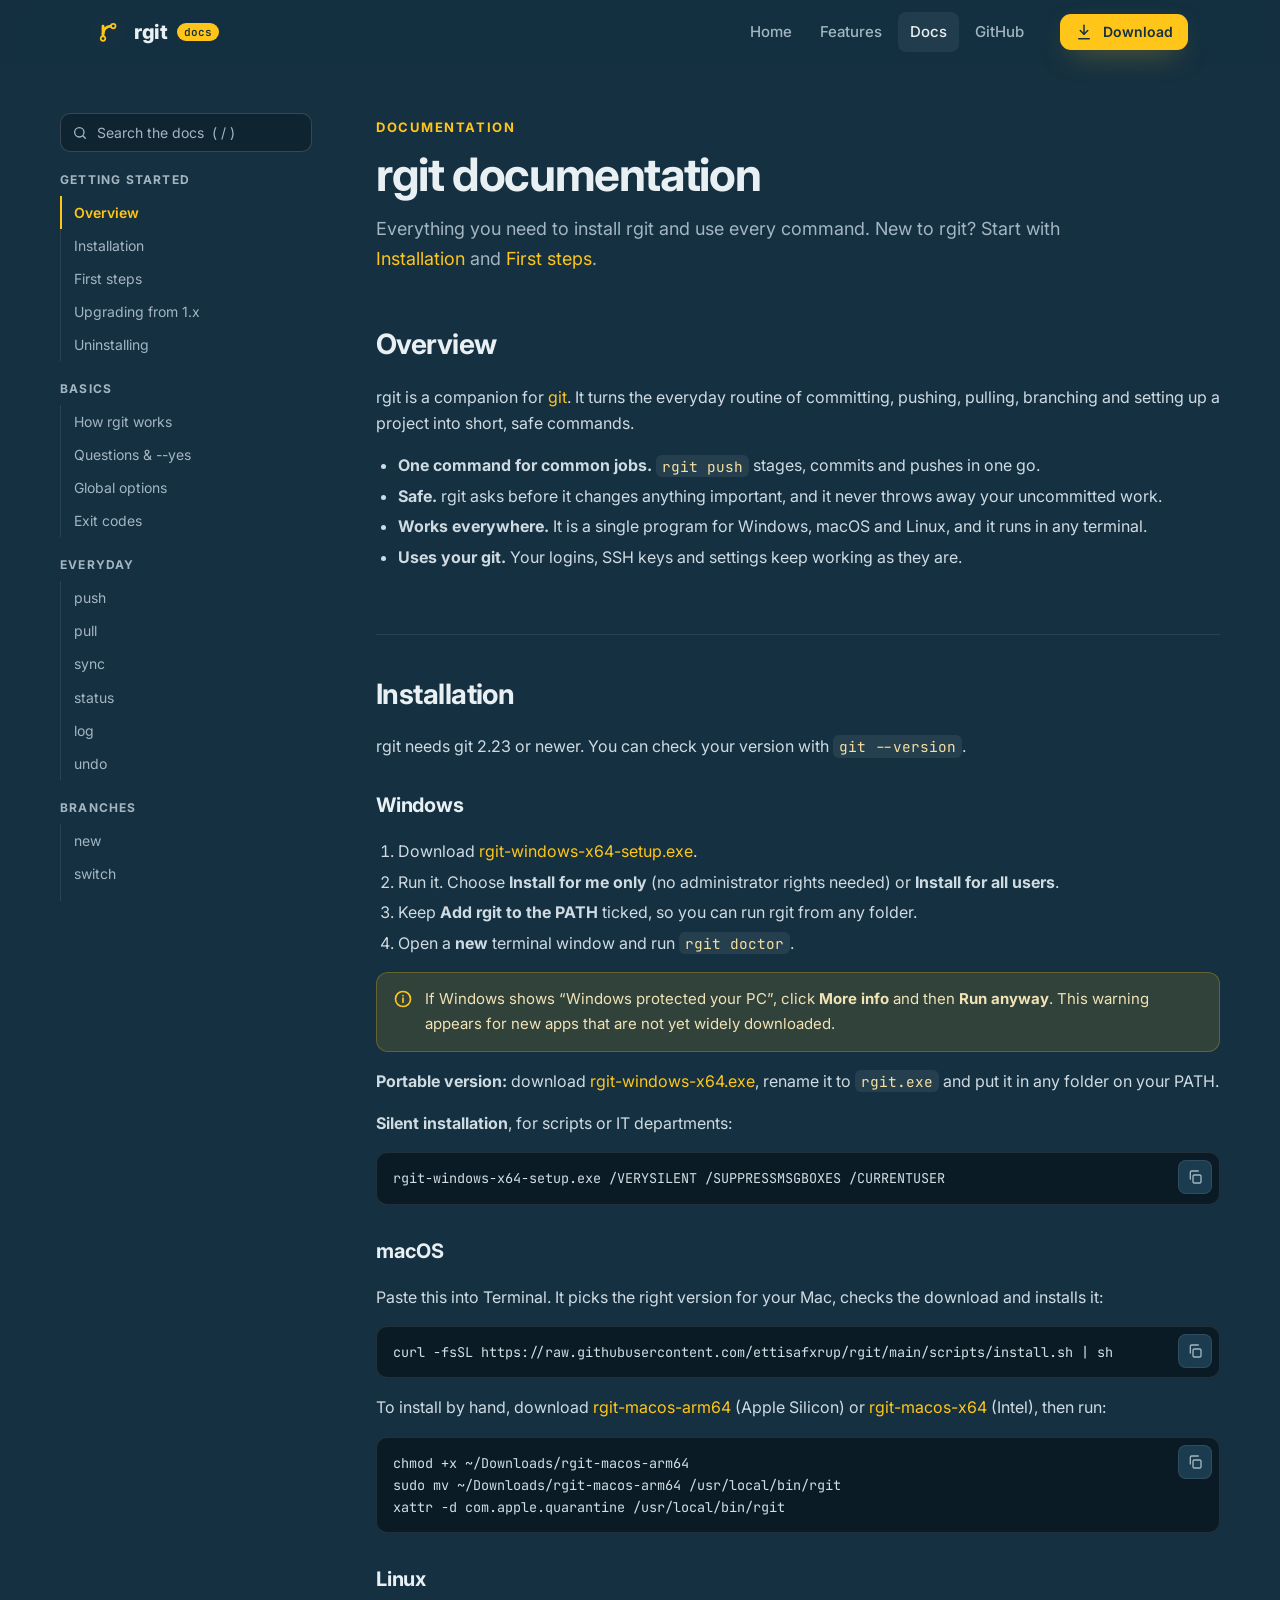
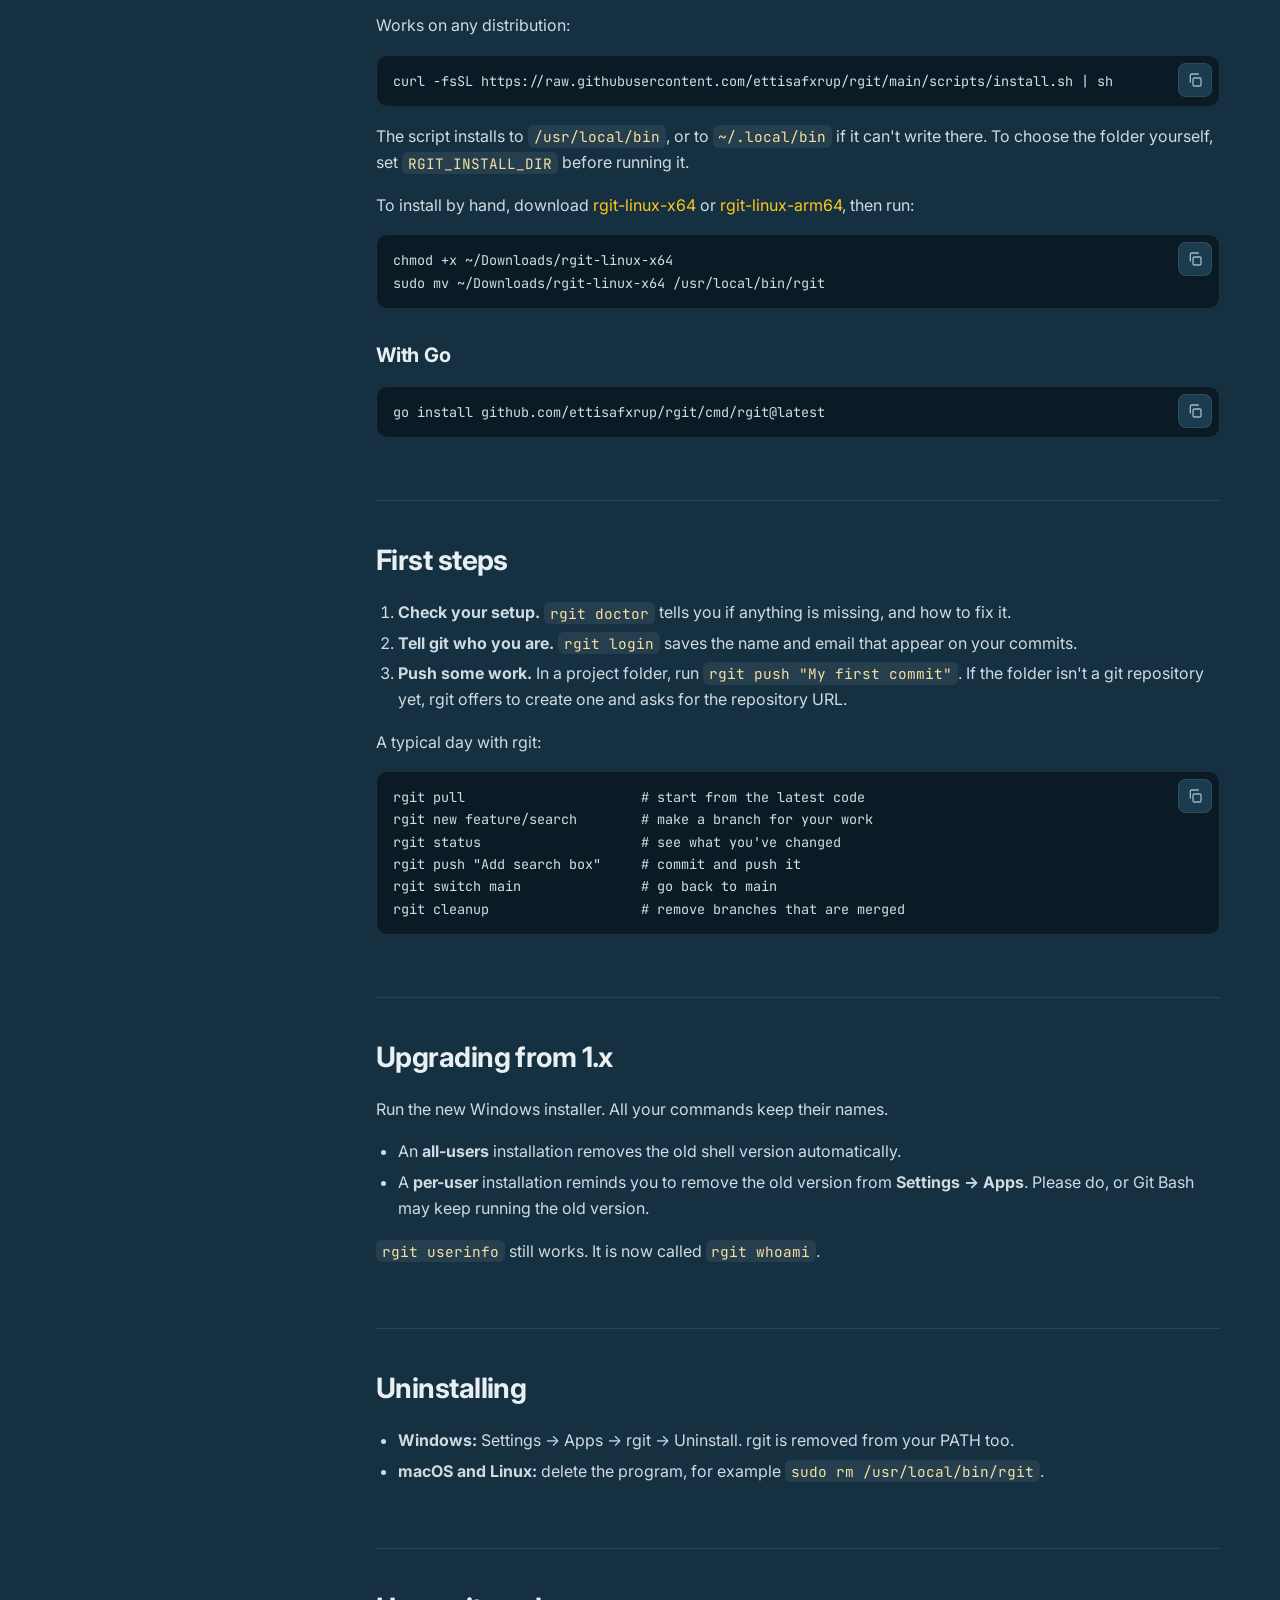
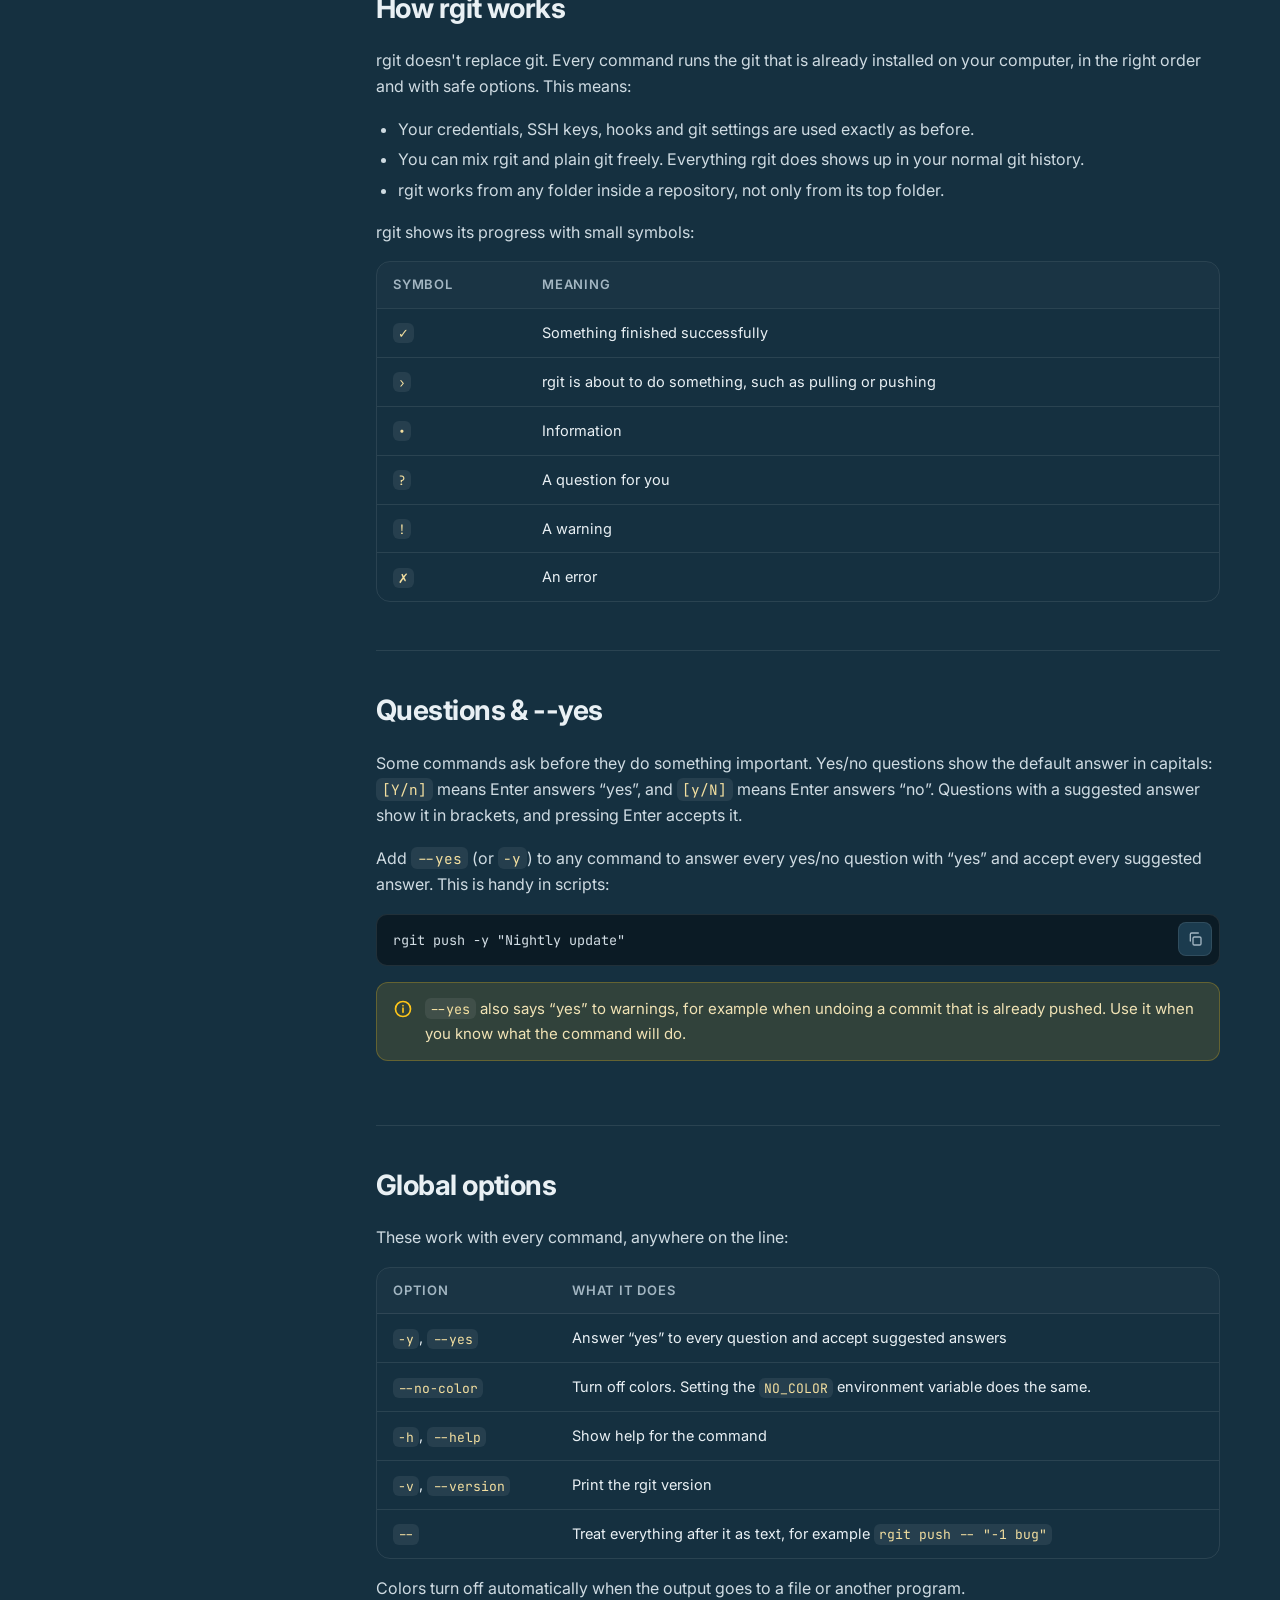
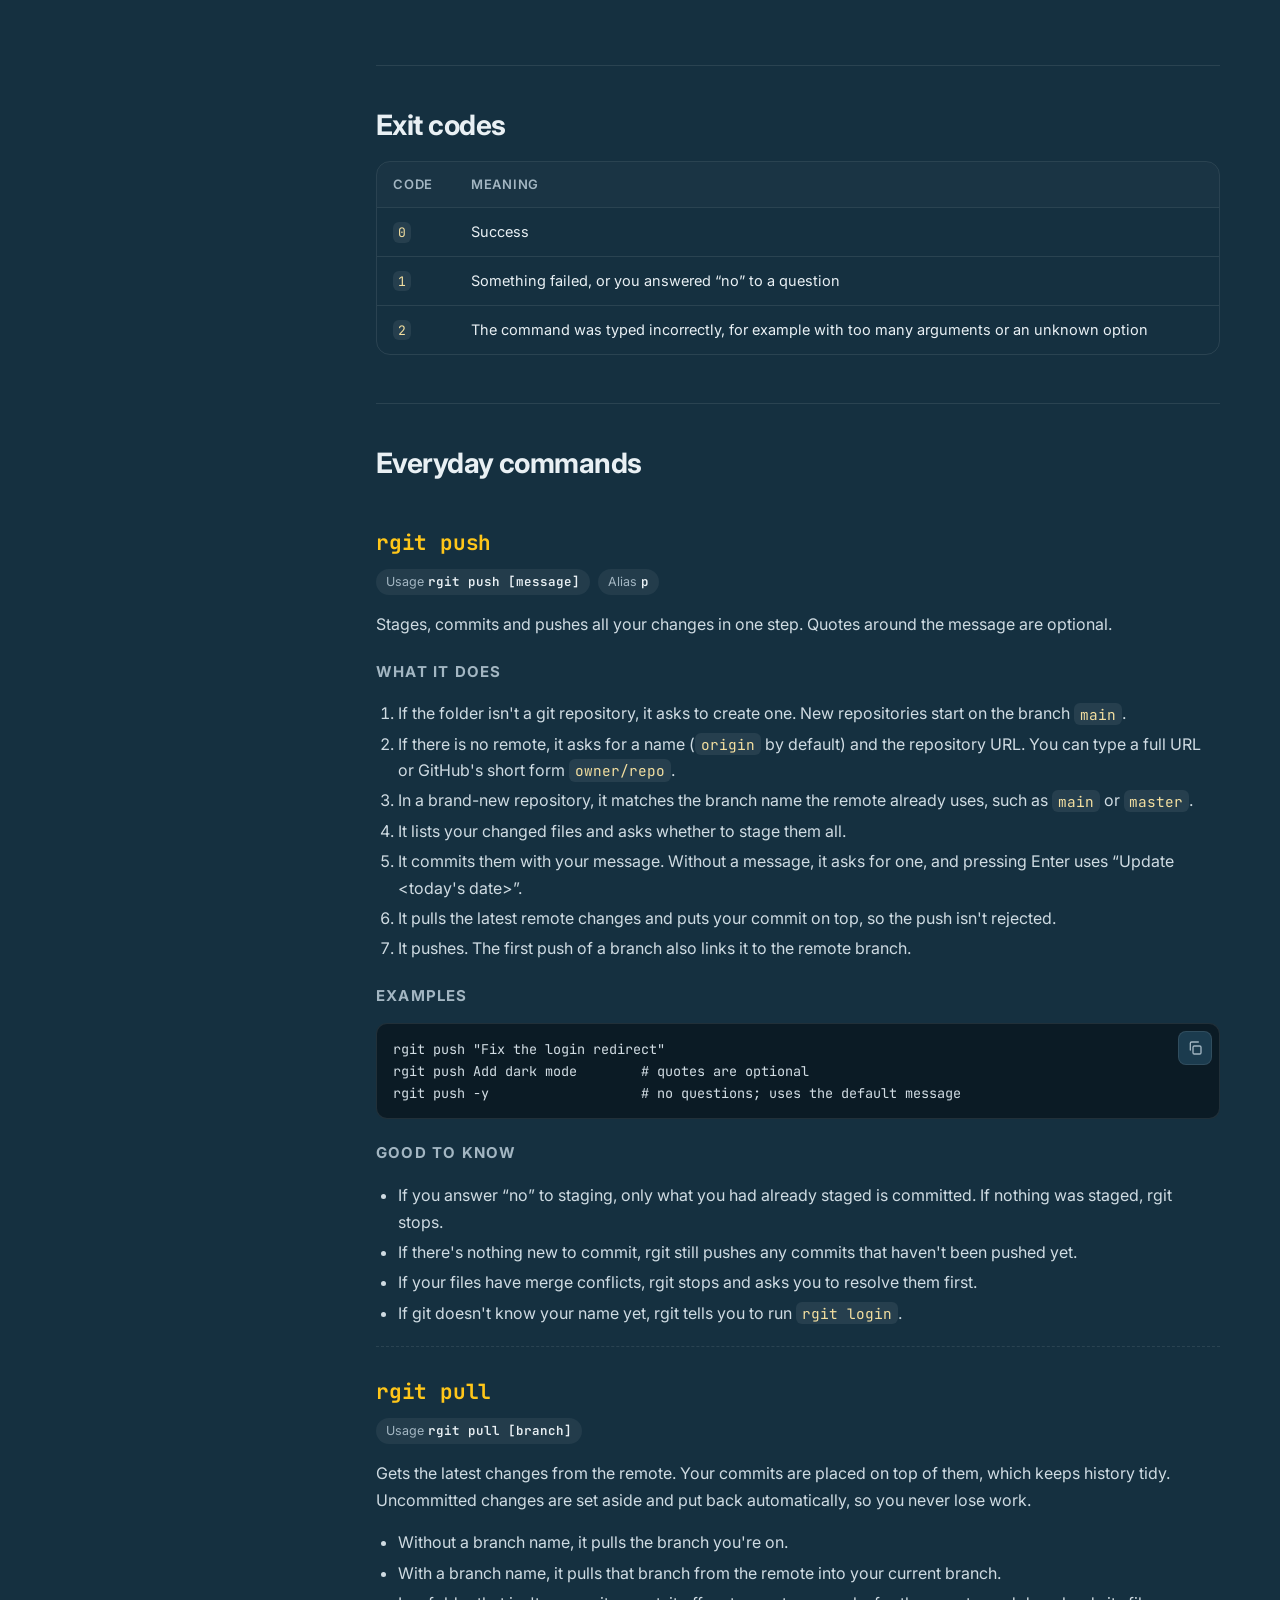
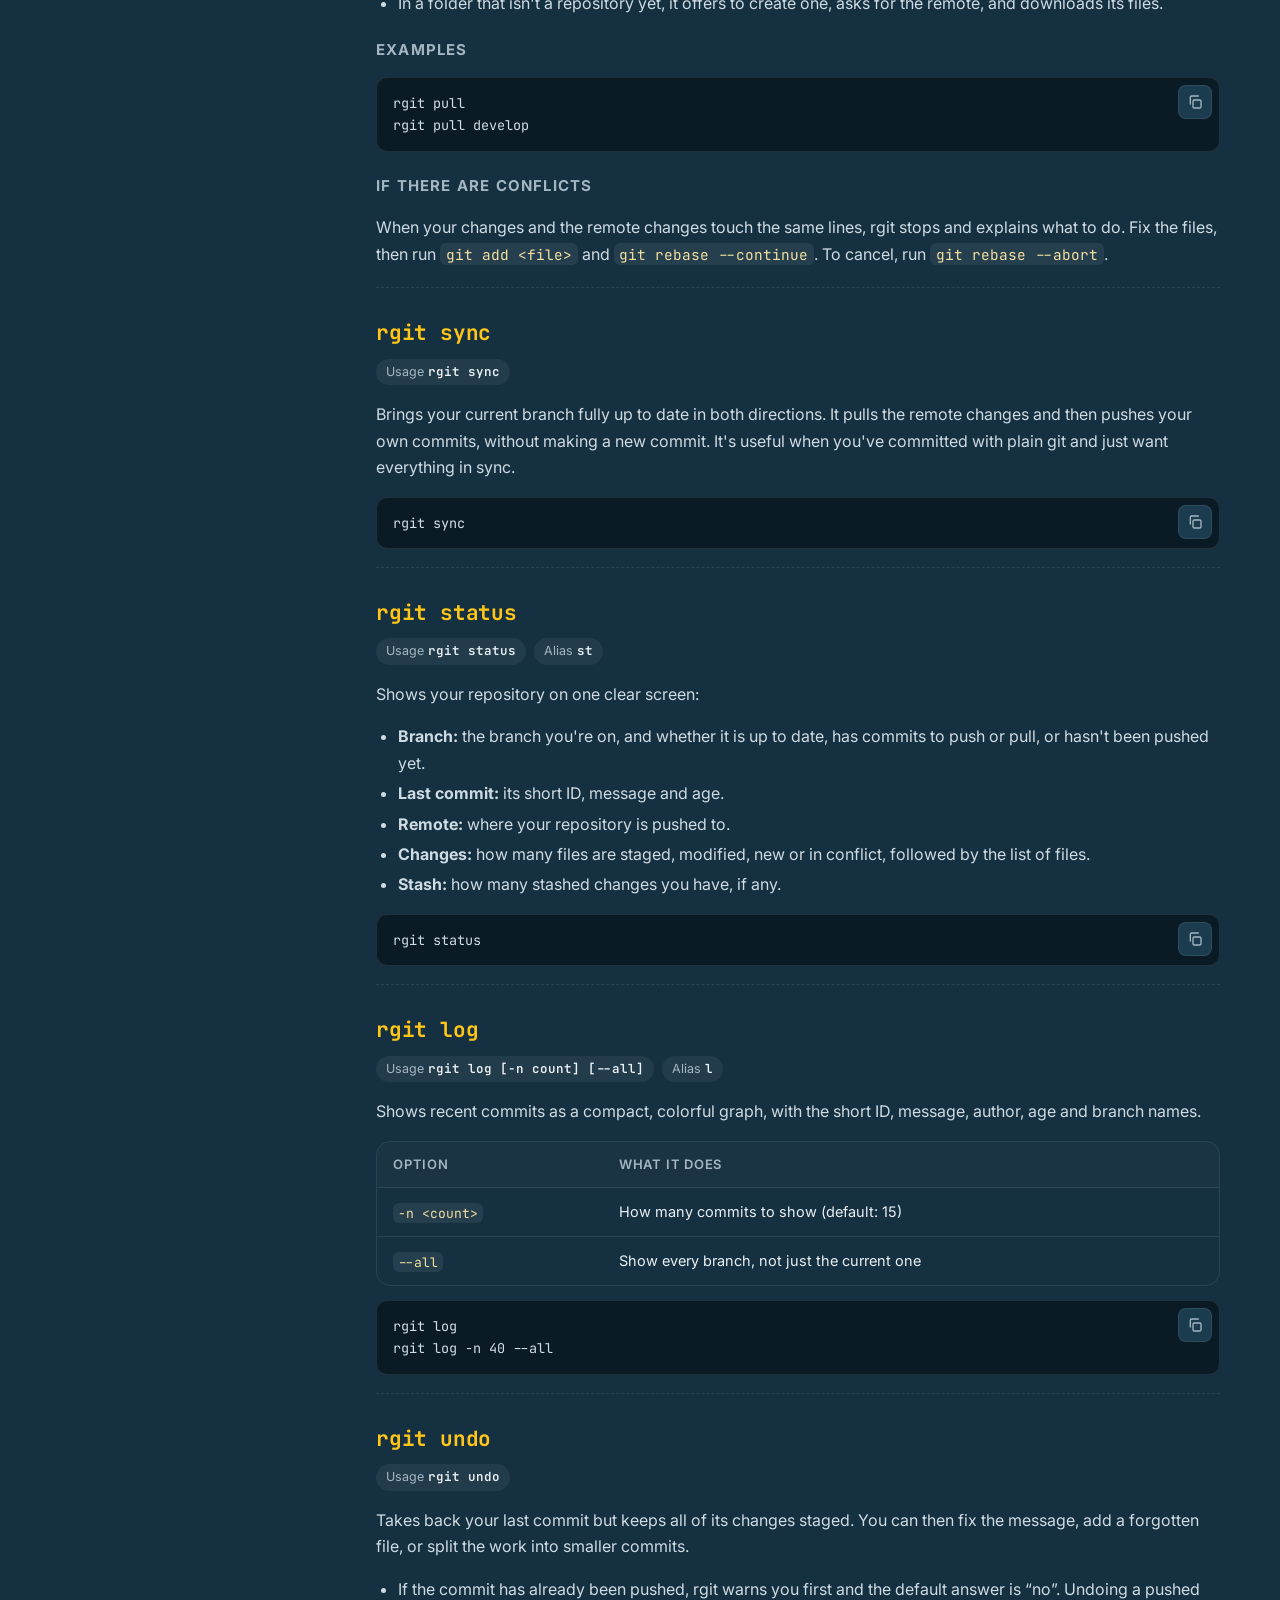
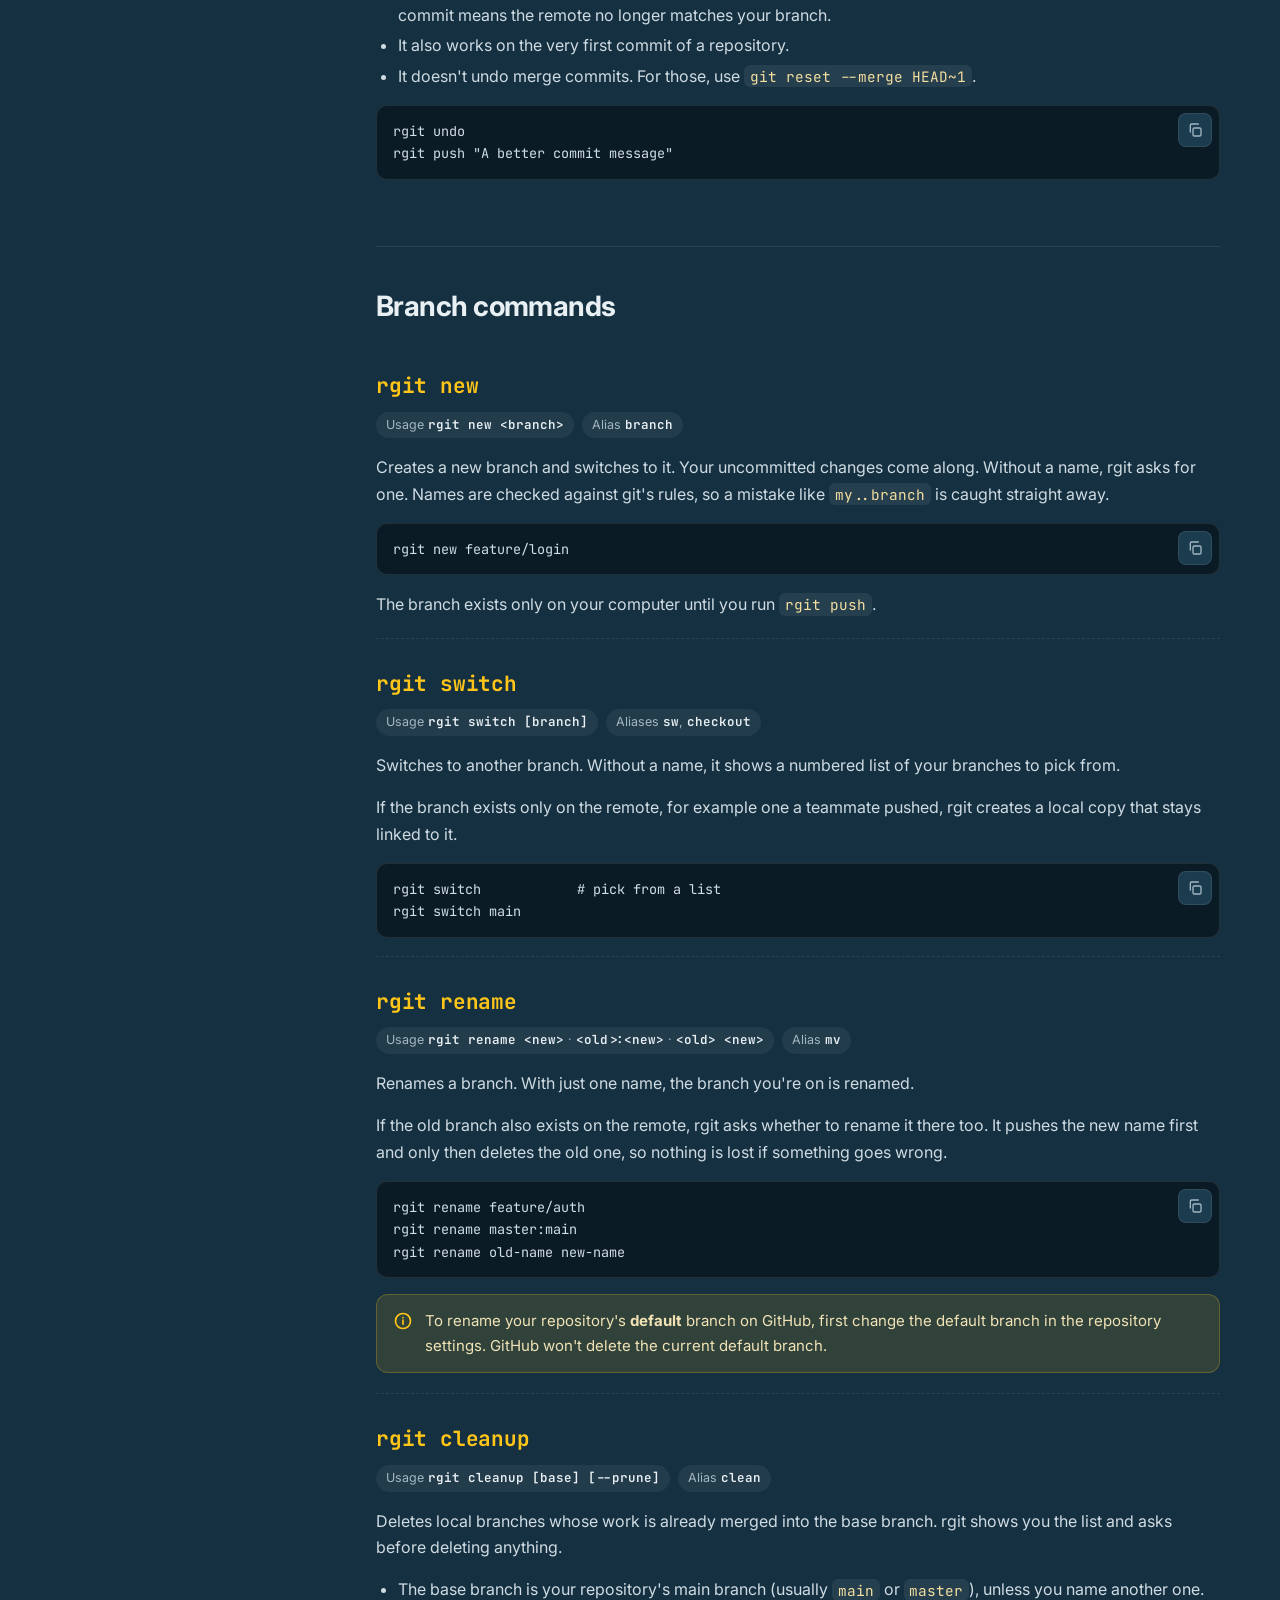
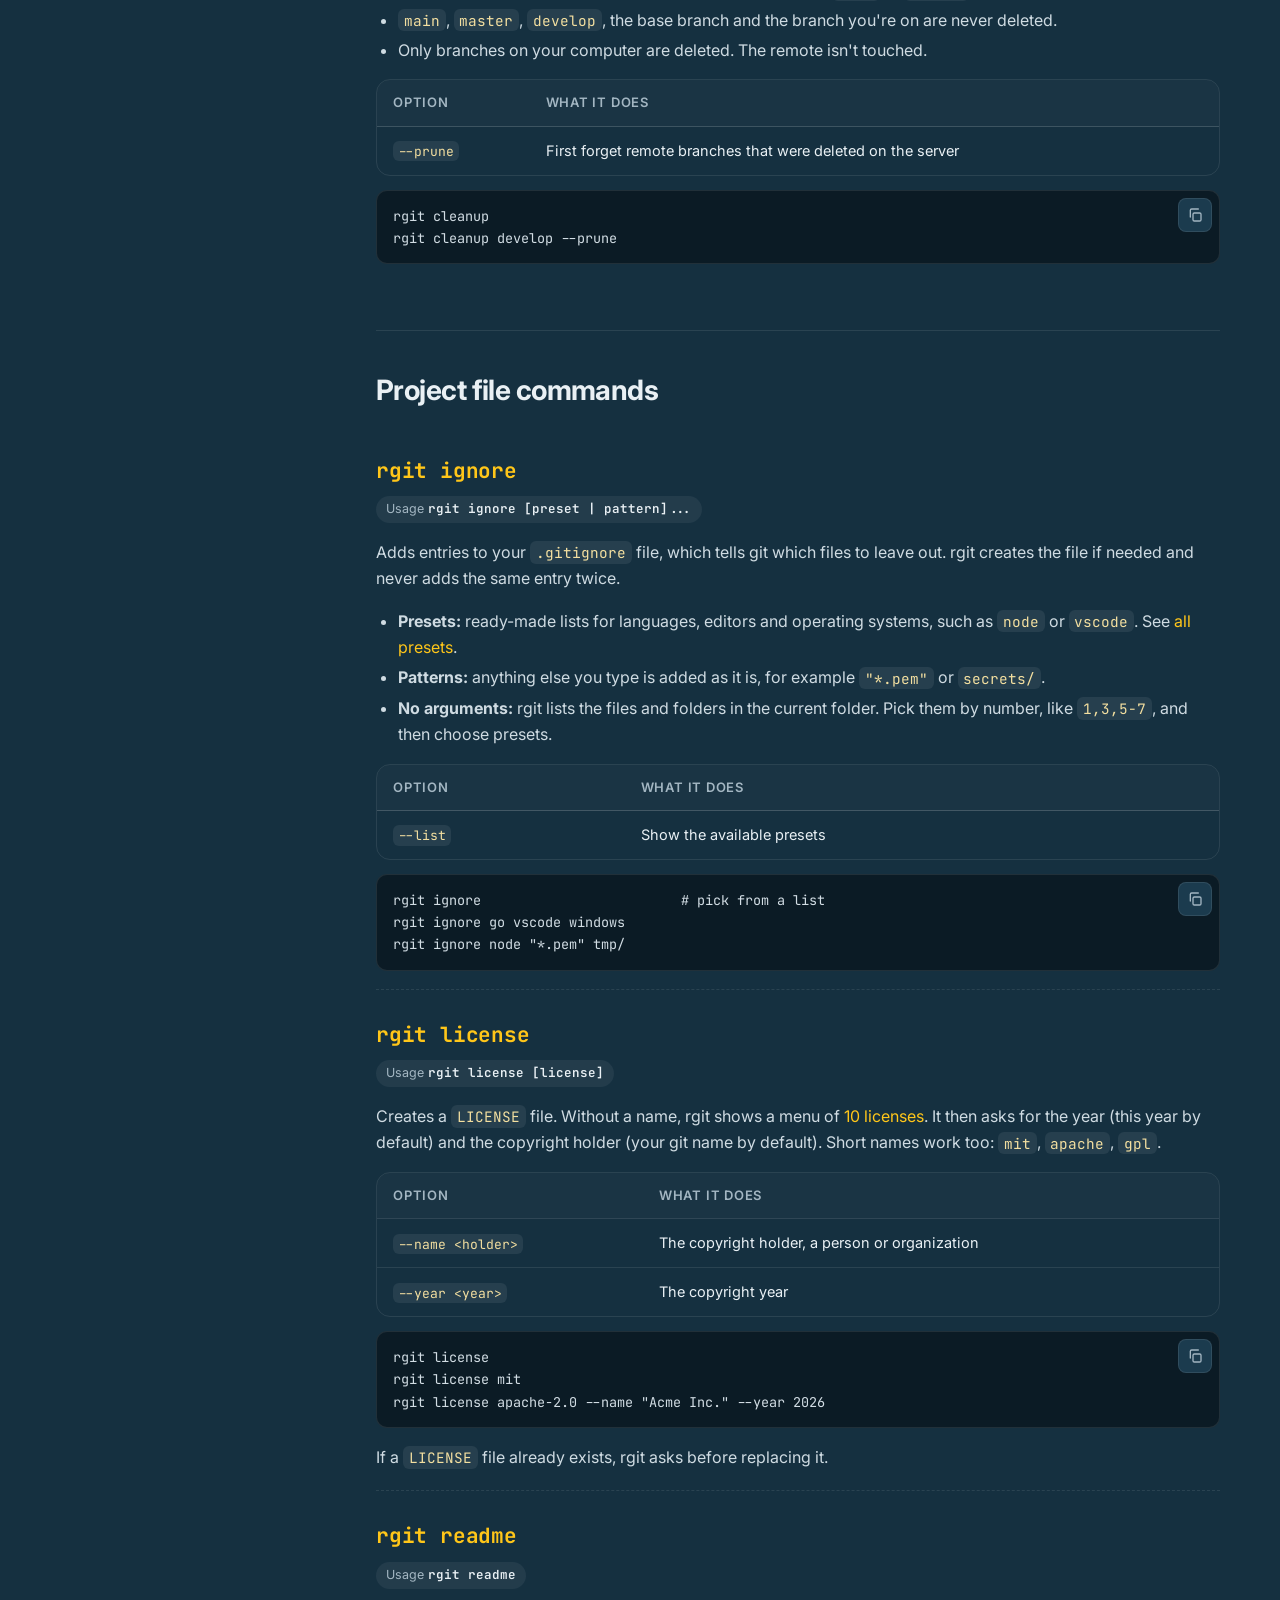
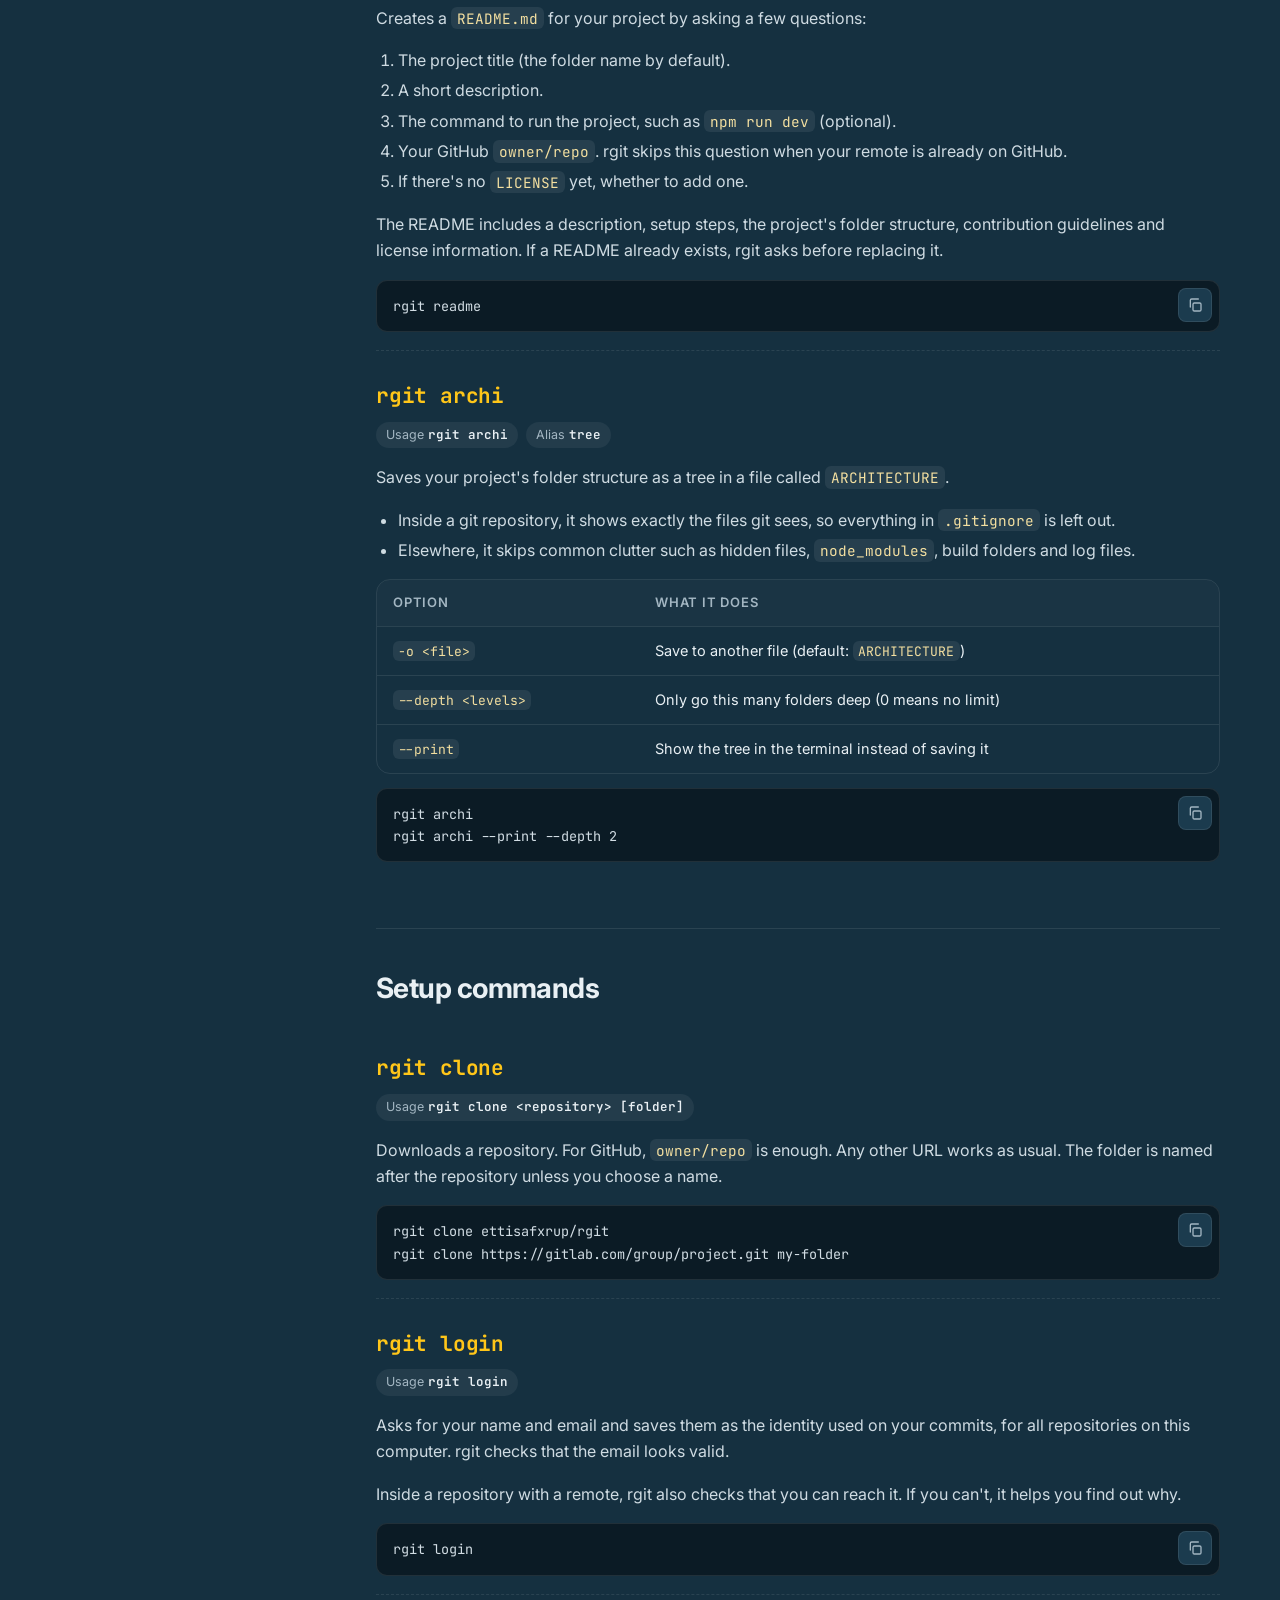
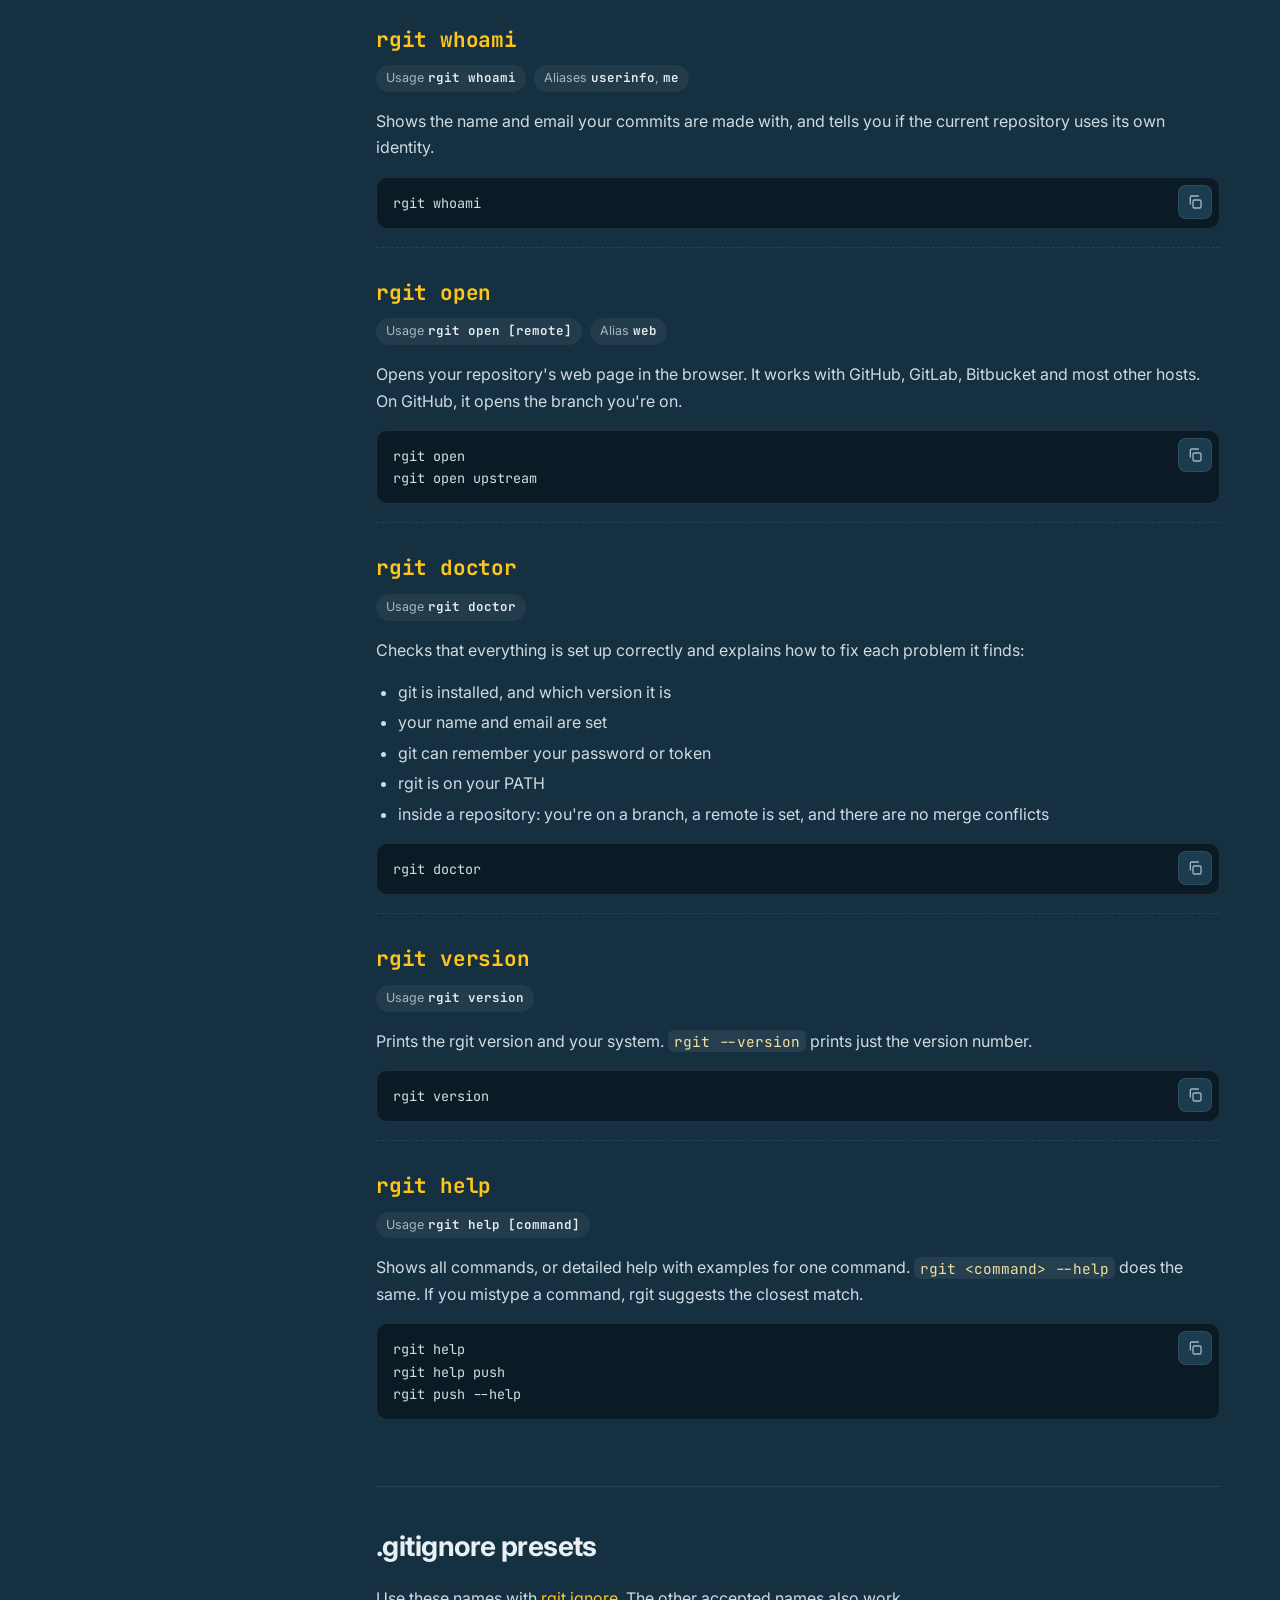
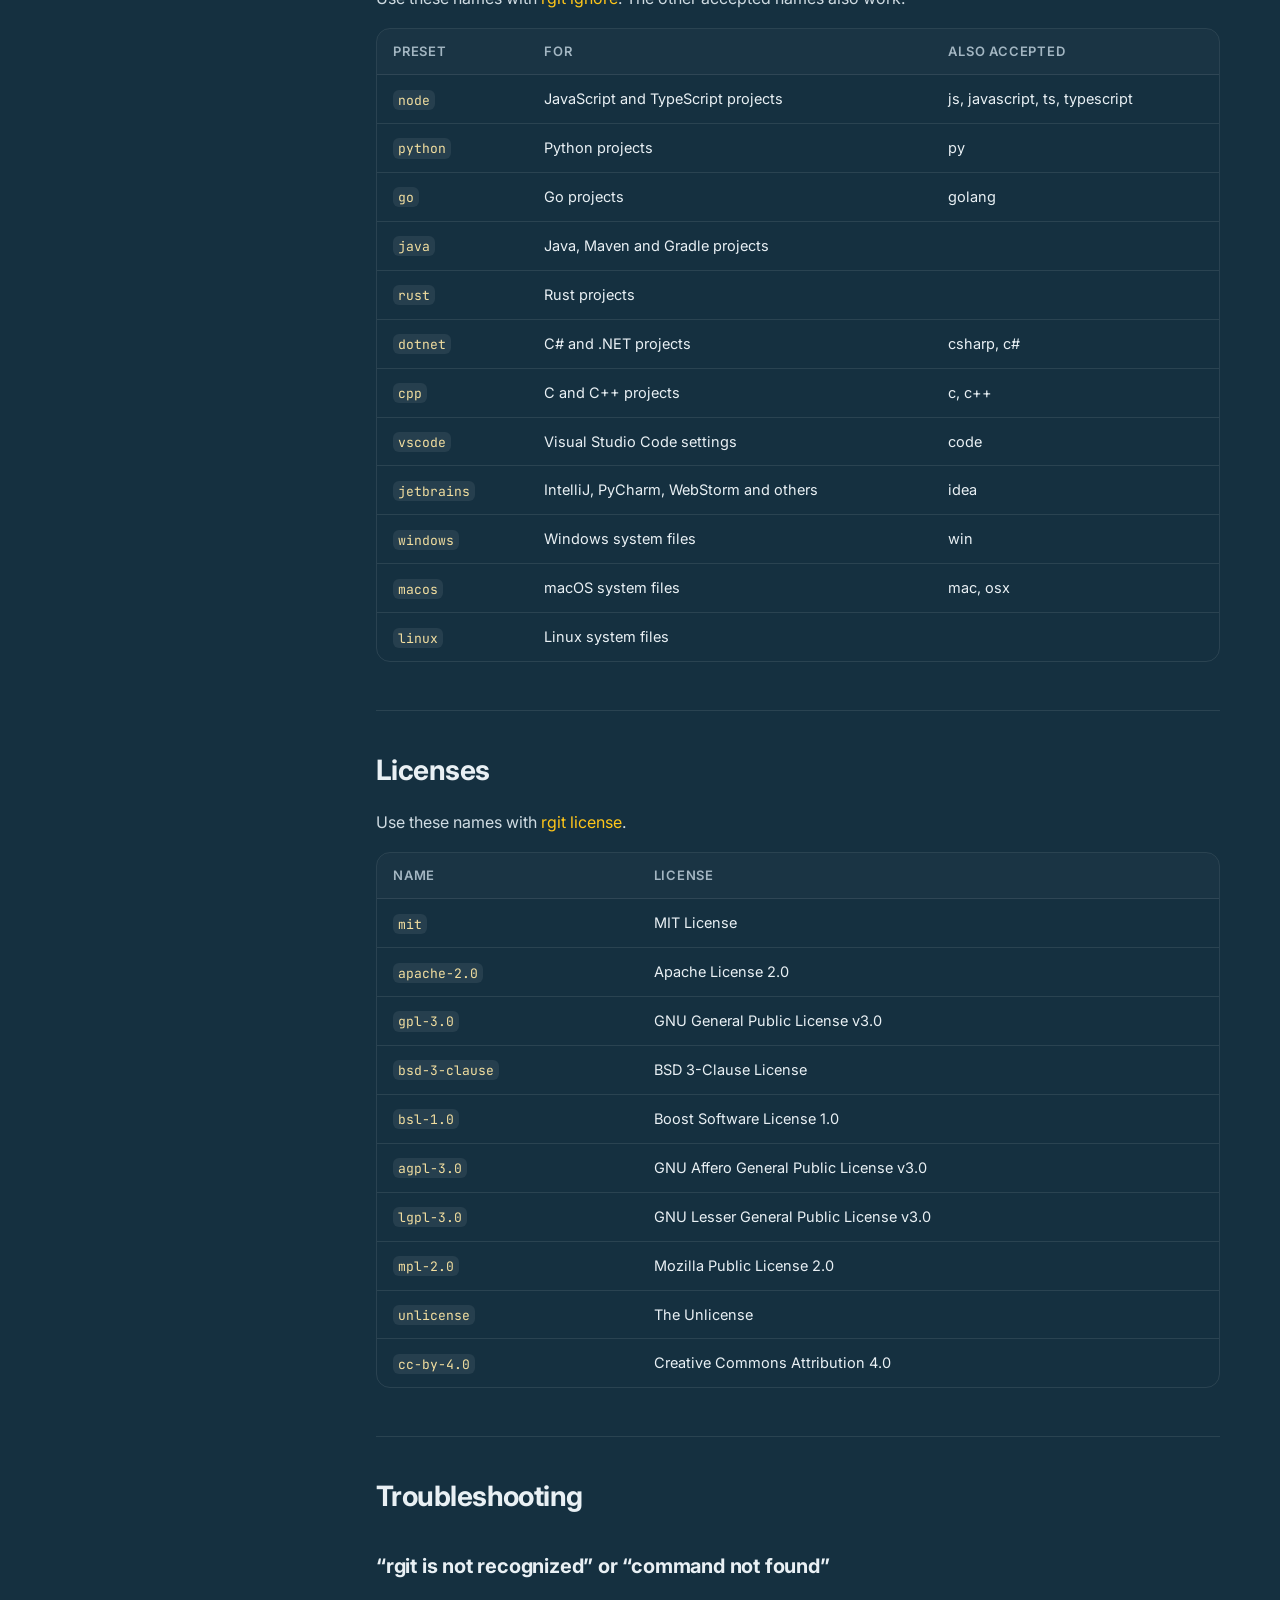
<file: docs/docs.html>
<!doctype html>
<html lang="en">
<head>
  <meta charset="utf-8">
  <meta name="viewport" content="width=device-width, initial-scale=1">
  <title>Documentations | rgit</title>
  <meta name="description" content="Complete documentation for rgit: installation, every command in detail, options, presets, licenses and troubleshooting.">
  <meta name="theme-color" content="#153040">
  <link rel="icon" type="image/svg+xml" href="logo.svg">
  <link rel="icon" type="image/png" href="favicon.png">
  <link rel="preconnect" href="https://fonts.googleapis.com">
  <link rel="preconnect" href="https://fonts.gstatic.com" crossorigin>
  <link href="https://fonts.googleapis.com/css2?family=Inter:wght@400;500;600;700;800&family=JetBrains+Mono:wght@400;500;700&display=swap" rel="stylesheet">
  <link rel="stylesheet" href="assets/site.css">
  <script>document.documentElement.classList.add("js");</script>
  <script src="assets/site.js" defer></script>
</head>
<body>
  <a class="skip-link" href="#main">Skip to content</a>

  <svg width="0" height="0" style="position:absolute" aria-hidden="true">
    <symbol id="i-download" viewBox="0 0 24 24" fill="none" stroke="currentColor" stroke-width="2" stroke-linecap="round" stroke-linejoin="round"><path d="M12 3v12"/><path d="m7 10 5 5 5-5"/><path d="M5 21h14"/></symbol>
    <symbol id="i-copy" viewBox="0 0 24 24" fill="none" stroke="currentColor" stroke-width="2" stroke-linecap="round" stroke-linejoin="round"><rect x="9" y="9" width="12" height="12" rx="2"/><path d="M5 15V5a2 2 0 0 1 2-2h10"/></symbol>
    <symbol id="i-check" viewBox="0 0 24 24" fill="none" stroke="currentColor" stroke-width="2.4" stroke-linecap="round" stroke-linejoin="round"><path d="M20 6 9 17l-5-5"/></symbol>
    <symbol id="i-menu" viewBox="0 0 24 24" fill="none" stroke="currentColor" stroke-width="2" stroke-linecap="round"><path d="M4 7h16M4 12h16M4 17h16"/></symbol>
    <symbol id="i-up" viewBox="0 0 24 24" fill="none" stroke="currentColor" stroke-width="2.2" stroke-linecap="round" stroke-linejoin="round"><path d="m18 15-6-6-6 6"/></symbol>
    <symbol id="i-search" viewBox="0 0 24 24" fill="none" stroke="currentColor" stroke-width="2" stroke-linecap="round"><circle cx="11" cy="11" r="7"/><path d="m20 20-3.5-3.5"/></symbol>
    <symbol id="i-info" viewBox="0 0 24 24" fill="none" stroke="currentColor" stroke-width="2" stroke-linecap="round"><circle cx="12" cy="12" r="9"/><path d="M12 11v5M12 8h.01"/></symbol>
  </svg>

  <header class="nav">
    <div class="container nav-inner">
      <a class="brand" href="index.html" aria-label="rgit home"><img src="logo.svg" alt="" width="32" height="32">rgit <small>docs</small></a>
      <nav class="nav-links" aria-label="Main">
        <a href="index.html">Home</a>
        <a href="index.html#features">Features</a>
        <a href="docs.html" aria-current="page">Docs</a>
        <a href="https://github.com/ettisafxrup/rgit">GitHub</a>
      </nav>
      <a class="btn btn-primary btn-sm nav-cta" href="index.html#download"><svg aria-hidden="true"><use href="#i-download"/></svg>Download</a>
      <button class="menu-btn" type="button" aria-label="Open menu" aria-expanded="false" aria-controls="mobile-menu"><svg aria-hidden="true"><use href="#i-menu"/></svg></button>
    </div>
    <nav class="mobile-menu" id="mobile-menu" aria-label="Mobile" hidden>
      <a href="index.html">Home</a>
      <a href="index.html#features">Features</a>
      <a href="index.html#download">Download</a>
      <a href="https://github.com/ettisafxrup/rgit">GitHub</a>
    </nav>
    <div class="progress" aria-hidden="true"></div>
  </header>

  <div class="container docs-layout">
    <aside class="sidebar" aria-label="Documentation">
      <label class="search">
        <svg aria-hidden="true"><use href="#i-search"/></svg>
        <input type="search" placeholder="Search the docs  ( / )" aria-label="Search the documentation">
      </label>
      <nav class="toc">
        <div class="toc-group">
          <p>Getting started</p>
          <ul>
            <li><a href="#overview">Overview</a></li>
            <li><a href="#installation">Installation</a></li>
            <li><a href="#first-steps">First steps</a></li>
            <li><a href="#upgrading">Upgrading from 1.x</a></li>
            <li><a href="#uninstall">Uninstalling</a></li>
          </ul>
        </div>
        <div class="toc-group">
          <p>Basics</p>
          <ul>
            <li><a href="#how-it-works">How rgit works</a></li>
            <li><a href="#questions">Questions &amp; --yes</a></li>
            <li><a href="#global-flags">Global options</a></li>
            <li><a href="#exit-codes">Exit codes</a></li>
          </ul>
        </div>
        <div class="toc-group">
          <p>Everyday</p>
          <ul>
            <li><a href="#cmd-push">push</a></li>
            <li><a href="#cmd-pull">pull</a></li>
            <li><a href="#cmd-sync">sync</a></li>
            <li><a href="#cmd-status">status</a></li>
            <li><a href="#cmd-log">log</a></li>
            <li><a href="#cmd-undo">undo</a></li>
          </ul>
        </div>
        <div class="toc-group">
          <p>Branches</p>
          <ul>
            <li><a href="#cmd-new">new</a></li>
            <li><a href="#cmd-switch">switch</a></li>
            <li><a href="#cmd-rename">rename</a></li>
            <li><a href="#cmd-cleanup">cleanup</a></li>
          </ul>
        </div>
        <div class="toc-group">
          <p>Project files</p>
          <ul>
            <li><a href="#cmd-ignore">ignore</a></li>
            <li><a href="#cmd-license">license</a></li>
            <li><a href="#cmd-readme">readme</a></li>
            <li><a href="#cmd-archi">archi</a></li>
          </ul>
        </div>
        <div class="toc-group">
          <p>Setup</p>
          <ul>
            <li><a href="#cmd-clone">clone</a></li>
            <li><a href="#cmd-login">login</a></li>
            <li><a href="#cmd-whoami">whoami</a></li>
            <li><a href="#cmd-open">open</a></li>
            <li><a href="#cmd-doctor">doctor</a></li>
            <li><a href="#cmd-version">version</a></li>
            <li><a href="#cmd-help">help</a></li>
          </ul>
        </div>
        <div class="toc-group">
          <p>Reference</p>
          <ul>
            <li><a href="#presets">.gitignore presets</a></li>
            <li><a href="#licenses">Licenses</a></li>
            <li><a href="#troubleshooting">Troubleshooting</a></li>
          </ul>
        </div>
      </nav>
    </aside>

    <main id="main" class="doc">
      <div class="mobile-toc">
        <select aria-label="Jump to a topic"><option value="">Jump to a topic…</option></select>
      </div>

      <span class="kicker">Documentation</span>
      <h1>rgit documentation</h1>
      <p class="intro">Everything you need to install rgit and use every command. New to rgit? Start with <a href="#installation">Installation</a> and <a href="#first-steps">First steps</a>.</p>

      <!-- ============================== Getting started ============================== -->

      <section class="doc-section" id="overview" data-topic>
        <h2 id="overview-title">Overview</h2>
        <p>rgit is a companion for <a href="https://git-scm.com">git</a>. It turns the everyday routine of committing, pushing, pulling, branching and setting up a project into short, safe commands.</p>
        <ul>
          <li><strong>One command for common jobs.</strong> <code>rgit push</code> stages, commits and pushes in one go.</li>
          <li><strong>Safe.</strong> rgit asks before it changes anything important, and it never throws away your uncommitted work.</li>
          <li><strong>Works everywhere.</strong> It is a single program for Windows, macOS and Linux, and it runs in any terminal.</li>
          <li><strong>Uses your git.</strong> Your logins, SSH keys and settings keep working as they are.</li>
        </ul>
      </section>

      <section class="doc-section" id="installation" data-topic>
        <h2>Installation</h2>
        <p>rgit needs git 2.23 or newer. You can check your version with <code>git --version</code>.</p>

        <h3 id="install-windows">Windows</h3>
        <ol>
          <li>Download <a href="https://github.com/ettisafxrup/rgit/releases/latest/download/rgit-windows-x64-setup.exe">rgit-windows-x64-setup.exe</a>.</li>
          <li>Run it. Choose <strong>Install for me only</strong> (no administrator rights needed) or <strong>Install for all users</strong>.</li>
          <li>Keep <strong>Add rgit to the PATH</strong> ticked, so you can run rgit from any folder.</li>
          <li>Open a <strong>new</strong> terminal window and run <code>rgit doctor</code>.</li>
        </ol>
        <div class="callout"><svg aria-hidden="true"><use href="#i-info"/></svg><p>If Windows shows “Windows protected your PC”, click <strong>More info</strong> and then <strong>Run anyway</strong>. This warning appears for new apps that are not yet widely downloaded.</p></div>
        <p><strong>Portable version:</strong> download <a href="https://github.com/ettisafxrup/rgit/releases/latest/download/rgit-windows-x64.exe">rgit-windows-x64.exe</a>, rename it to <code>rgit.exe</code> and put it in any folder on your PATH.</p>
        <p><strong>Silent installation</strong>, for scripts or IT departments:</p>
        <div class="code"><pre><code>rgit-windows-x64-setup.exe /VERYSILENT /SUPPRESSMSGBOXES /CURRENTUSER</code></pre></div>

        <h3 id="install-macos">macOS</h3>
        <p>Paste this into Terminal. It picks the right version for your Mac, checks the download and installs it:</p>
        <div class="code wrap"><pre><code>curl -fsSL https://raw.githubusercontent.com/ettisafxrup/rgit/main/scripts/install.sh | sh</code></pre></div>
        <p>To install by hand, download <a href="https://github.com/ettisafxrup/rgit/releases/latest/download/rgit-macos-arm64">rgit-macos-arm64</a> (Apple Silicon) or <a href="https://github.com/ettisafxrup/rgit/releases/latest/download/rgit-macos-x64">rgit-macos-x64</a> (Intel), then run:</p>
        <div class="code"><pre><code>chmod +x ~/Downloads/rgit-macos-arm64
sudo mv ~/Downloads/rgit-macos-arm64 /usr/local/bin/rgit
xattr -d com.apple.quarantine /usr/local/bin/rgit</code></pre></div>

        <h3 id="install-linux">Linux</h3>
        <p>Works on any distribution:</p>
        <div class="code wrap"><pre><code>curl -fsSL https://raw.githubusercontent.com/ettisafxrup/rgit/main/scripts/install.sh | sh</code></pre></div>
        <p>The script installs to <code>/usr/local/bin</code>, or to <code>~/.local/bin</code> if it can't write there. To choose the folder yourself, set <code>RGIT_INSTALL_DIR</code> before running it.</p>
        <p>To install by hand, download <a href="https://github.com/ettisafxrup/rgit/releases/latest/download/rgit-linux-x64">rgit-linux-x64</a> or <a href="https://github.com/ettisafxrup/rgit/releases/latest/download/rgit-linux-arm64">rgit-linux-arm64</a>, then run:</p>
        <div class="code"><pre><code>chmod +x ~/Downloads/rgit-linux-x64
sudo mv ~/Downloads/rgit-linux-x64 /usr/local/bin/rgit</code></pre></div>

        <h3 id="install-go">With Go</h3>
        <div class="code"><pre><code>go install github.com/ettisafxrup/rgit/cmd/rgit@latest</code></pre></div>
      </section>

      <section class="doc-section" id="first-steps" data-topic>
        <h2>First steps</h2>
        <ol>
          <li><strong>Check your setup.</strong> <code>rgit doctor</code> tells you if anything is missing, and how to fix it.</li>
          <li><strong>Tell git who you are.</strong> <code>rgit login</code> saves the name and email that appear on your commits.</li>
          <li><strong>Push some work.</strong> In a project folder, run <code>rgit push "My first commit"</code>. If the folder isn't a git repository yet, rgit offers to create one and asks for the repository URL.</li>
        </ol>
        <p>A typical day with rgit:</p>
        <div class="code"><pre><code>rgit pull                      # start from the latest code
rgit new feature/search        # make a branch for your work
rgit status                    # see what you've changed
rgit push "Add search box"     # commit and push it
rgit switch main               # go back to main
rgit cleanup                   # remove branches that are merged</code></pre></div>
      </section>

      <section class="doc-section" id="upgrading" data-topic>
        <h2>Upgrading from 1.x</h2>
        <p>Run the new Windows installer. All your commands keep their names.</p>
        <ul>
          <li>An <strong>all-users</strong> installation removes the old shell version automatically.</li>
          <li>A <strong>per-user</strong> installation reminds you to remove the old version from <strong>Settings → Apps</strong>. Please do, or Git Bash may keep running the old version.</li>
        </ul>
        <p><code>rgit userinfo</code> still works. It is now called <code>rgit whoami</code>.</p>
      </section>

      <section class="doc-section" id="uninstall" data-topic>
        <h2>Uninstalling</h2>
        <ul>
          <li><strong>Windows:</strong> Settings → Apps → rgit → Uninstall. rgit is removed from your PATH too.</li>
          <li><strong>macOS and Linux:</strong> delete the program, for example <code>sudo rm /usr/local/bin/rgit</code>.</li>
        </ul>
      </section>

      <!-- ============================== Basics ============================== -->

      <section class="doc-section" id="how-it-works" data-topic>
        <h2>How rgit works</h2>
        <p>rgit doesn't replace git. Every command runs the git that is already installed on your computer, in the right order and with safe options. This means:</p>
        <ul>
          <li>Your credentials, SSH keys, hooks and git settings are used exactly as before.</li>
          <li>You can mix rgit and plain git freely. Everything rgit does shows up in your normal git history.</li>
          <li>rgit works from any folder inside a repository, not only from its top folder.</li>
        </ul>
        <p>rgit shows its progress with small symbols:</p>
        <div class="table-wrap"><table>
          <thead><tr><th>Symbol</th><th>Meaning</th></tr></thead>
          <tbody>
            <tr><td><code>✓</code></td><td>Something finished successfully</td></tr>
            <tr><td><code>›</code></td><td>rgit is about to do something, such as pulling or pushing</td></tr>
            <tr><td><code>•</code></td><td>Information</td></tr>
            <tr><td><code>?</code></td><td>A question for you</td></tr>
            <tr><td><code>!</code></td><td>A warning</td></tr>
            <tr><td><code>✗</code></td><td>An error</td></tr>
          </tbody>
        </table></div>
      </section>

      <section class="doc-section" id="questions" data-topic>
        <h2>Questions &amp; --yes</h2>
        <p>Some commands ask before they do something important. Yes/no questions show the default answer in capitals: <code>[Y/n]</code> means Enter answers “yes”, and <code>[y/N]</code> means Enter answers “no”. Questions with a suggested answer show it in brackets, and pressing Enter accepts it.</p>
        <p>Add <code>--yes</code> (or <code>-y</code>) to any command to answer every yes/no question with “yes” and accept every suggested answer. This is handy in scripts:</p>
        <div class="code"><pre><code>rgit push -y "Nightly update"</code></pre></div>
        <div class="callout"><svg aria-hidden="true"><use href="#i-info"/></svg><p><code>--yes</code> also says “yes” to warnings, for example when undoing a commit that is already pushed. Use it when you know what the command will do.</p></div>
      </section>

      <section class="doc-section" id="global-flags" data-topic>
        <h2>Global options</h2>
        <p>These work with every command, anywhere on the line:</p>
        <div class="table-wrap"><table>
          <thead><tr><th>Option</th><th>What it does</th></tr></thead>
          <tbody>
            <tr><td><code>-y</code>, <code>--yes</code></td><td>Answer “yes” to every question and accept suggested answers</td></tr>
            <tr><td><code>--no-color</code></td><td>Turn off colors. Setting the <code>NO_COLOR</code> environment variable does the same.</td></tr>
            <tr><td><code>-h</code>, <code>--help</code></td><td>Show help for the command</td></tr>
            <tr><td><code>-v</code>, <code>--version</code></td><td>Print the rgit version</td></tr>
            <tr><td><code>--</code></td><td>Treat everything after it as text, for example <code>rgit push -- "-1 bug"</code></td></tr>
          </tbody>
        </table></div>
        <p>Colors turn off automatically when the output goes to a file or another program.</p>
      </section>

      <section class="doc-section" id="exit-codes" data-topic>
        <h2>Exit codes</h2>
        <div class="table-wrap"><table>
          <thead><tr><th>Code</th><th>Meaning</th></tr></thead>
          <tbody>
            <tr><td><code>0</code></td><td>Success</td></tr>
            <tr><td><code>1</code></td><td>Something failed, or you answered “no” to a question</td></tr>
            <tr><td><code>2</code></td><td>The command was typed incorrectly, for example with too many arguments or an unknown option</td></tr>
          </tbody>
        </table></div>
      </section>

      <!-- ============================== Everyday ============================== -->

      <section class="doc-section" id="everyday">
        <h2>Everyday commands</h2>

        <div class="cmd-doc" id="cmd-push" data-topic>
          <h3>rgit push</h3>
          <div class="meta"><span>Usage <b>rgit push [message]</b></span><span>Alias <b>p</b></span></div>
          <p>Stages, commits and pushes all your changes in one step. Quotes around the message are optional.</p>
          <h4>What it does</h4>
          <ol>
            <li>If the folder isn't a git repository, it asks to create one. New repositories start on the branch <code>main</code>.</li>
            <li>If there is no remote, it asks for a name (<code>origin</code> by default) and the repository URL. You can type a full URL or GitHub's short form <code>owner/repo</code>.</li>
            <li>In a brand-new repository, it matches the branch name the remote already uses, such as <code>main</code> or <code>master</code>.</li>
            <li>It lists your changed files and asks whether to stage them all.</li>
            <li>It commits them with your message. Without a message, it asks for one, and pressing Enter uses “Update &lt;today's date&gt;”.</li>
            <li>It pulls the latest remote changes and puts your commit on top, so the push isn't rejected.</li>
            <li>It pushes. The first push of a branch also links it to the remote branch.</li>
          </ol>
          <h4>Examples</h4>
          <div class="code"><pre><code>rgit push "Fix the login redirect"
rgit push Add dark mode        # quotes are optional
rgit push -y                   # no questions; uses the default message</code></pre></div>
          <h4>Good to know</h4>
          <ul>
            <li>If you answer “no” to staging, only what you had already staged is committed. If nothing was staged, rgit stops.</li>
            <li>If there's nothing new to commit, rgit still pushes any commits that haven't been pushed yet.</li>
            <li>If your files have merge conflicts, rgit stops and asks you to resolve them first.</li>
            <li>If git doesn't know your name yet, rgit tells you to run <code>rgit login</code>.</li>
          </ul>
        </div>

        <div class="cmd-doc" id="cmd-pull" data-topic>
          <h3>rgit pull</h3>
          <div class="meta"><span>Usage <b>rgit pull [branch]</b></span></div>
          <p>Gets the latest changes from the remote. Your commits are placed on top of them, which keeps history tidy. Uncommitted changes are set aside and put back automatically, so you never lose work.</p>
          <ul>
            <li>Without a branch name, it pulls the branch you're on.</li>
            <li>With a branch name, it pulls that branch from the remote into your current branch.</li>
            <li>In a folder that isn't a repository yet, it offers to create one, asks for the remote, and downloads its files.</li>
          </ul>
          <h4>Examples</h4>
          <div class="code"><pre><code>rgit pull
rgit pull develop</code></pre></div>
          <h4>If there are conflicts</h4>
          <p>When your changes and the remote changes touch the same lines, rgit stops and explains what to do. Fix the files, then run <code>git add &lt;file&gt;</code> and <code>git rebase --continue</code>. To cancel, run <code>git rebase --abort</code>.</p>
        </div>

        <div class="cmd-doc" id="cmd-sync" data-topic>
          <h3>rgit sync</h3>
          <div class="meta"><span>Usage <b>rgit sync</b></span></div>
          <p>Brings your current branch fully up to date in both directions. It pulls the remote changes and then pushes your own commits, without making a new commit. It's useful when you've committed with plain git and just want everything in sync.</p>
          <div class="code"><pre><code>rgit sync</code></pre></div>
        </div>

        <div class="cmd-doc" id="cmd-status" data-topic>
          <h3>rgit status</h3>
          <div class="meta"><span>Usage <b>rgit status</b></span><span>Alias <b>st</b></span></div>
          <p>Shows your repository on one clear screen:</p>
          <ul>
            <li><strong>Branch:</strong> the branch you're on, and whether it is up to date, has commits to push or pull, or hasn't been pushed yet.</li>
            <li><strong>Last commit:</strong> its short ID, message and age.</li>
            <li><strong>Remote:</strong> where your repository is pushed to.</li>
            <li><strong>Changes:</strong> how many files are staged, modified, new or in conflict, followed by the list of files.</li>
            <li><strong>Stash:</strong> how many stashed changes you have, if any.</li>
          </ul>
          <div class="code"><pre><code>rgit status</code></pre></div>
        </div>

        <div class="cmd-doc" id="cmd-log" data-topic>
          <h3>rgit log</h3>
          <div class="meta"><span>Usage <b>rgit log [-n count] [--all]</b></span><span>Alias <b>l</b></span></div>
          <p>Shows recent commits as a compact, colorful graph, with the short ID, message, author, age and branch names.</p>
          <div class="table-wrap"><table>
            <thead><tr><th>Option</th><th>What it does</th></tr></thead>
            <tbody>
              <tr><td><code>-n &lt;count&gt;</code></td><td>How many commits to show (default: 15)</td></tr>
              <tr><td><code>--all</code></td><td>Show every branch, not just the current one</td></tr>
            </tbody>
          </table></div>
          <div class="code"><pre><code>rgit log
rgit log -n 40 --all</code></pre></div>
        </div>

        <div class="cmd-doc" id="cmd-undo" data-topic>
          <h3>rgit undo</h3>
          <div class="meta"><span>Usage <b>rgit undo</b></span></div>
          <p>Takes back your last commit but keeps all of its changes staged. You can then fix the message, add a forgotten file, or split the work into smaller commits.</p>
          <ul>
            <li>If the commit has already been pushed, rgit warns you first and the default answer is “no”. Undoing a pushed commit means the remote no longer matches your branch.</li>
            <li>It also works on the very first commit of a repository.</li>
            <li>It doesn't undo merge commits. For those, use <code>git reset --merge HEAD~1</code>.</li>
          </ul>
          <div class="code"><pre><code>rgit undo
rgit push "A better commit message"</code></pre></div>
        </div>
      </section>

      <!-- ============================== Branches ============================== -->

      <section class="doc-section" id="branches">
        <h2>Branch commands</h2>

        <div class="cmd-doc" id="cmd-new" data-topic>
          <h3>rgit new</h3>
          <div class="meta"><span>Usage <b>rgit new &lt;branch&gt;</b></span><span>Alias <b>branch</b></span></div>
          <p>Creates a new branch and switches to it. Your uncommitted changes come along. Without a name, rgit asks for one. Names are checked against git's rules, so a mistake like <code>my..branch</code> is caught straight away.</p>
          <div class="code"><pre><code>rgit new feature/login</code></pre></div>
          <p>The branch exists only on your computer until you run <code>rgit push</code>.</p>
        </div>

        <div class="cmd-doc" id="cmd-switch" data-topic>
          <h3>rgit switch</h3>
          <div class="meta"><span>Usage <b>rgit switch [branch]</b></span><span>Aliases <b>sw</b>, <b>checkout</b></span></div>
          <p>Switches to another branch. Without a name, it shows a numbered list of your branches to pick from.</p>
          <p>If the branch exists only on the remote, for example one a teammate pushed, rgit creates a local copy that stays linked to it.</p>
          <div class="code"><pre><code>rgit switch            # pick from a list
rgit switch main</code></pre></div>
        </div>

        <div class="cmd-doc" id="cmd-rename" data-topic>
          <h3>rgit rename</h3>
          <div class="meta"><span>Usage <b>rgit rename &lt;new&gt;</b> · <b>&lt;old&gt;:&lt;new&gt;</b> · <b>&lt;old&gt; &lt;new&gt;</b></span><span>Alias <b>mv</b></span></div>
          <p>Renames a branch. With just one name, the branch you're on is renamed.</p>
          <p>If the old branch also exists on the remote, rgit asks whether to rename it there too. It pushes the new name first and only then deletes the old one, so nothing is lost if something goes wrong.</p>
          <div class="code"><pre><code>rgit rename feature/auth
rgit rename master:main
rgit rename old-name new-name</code></pre></div>
          <div class="callout"><svg aria-hidden="true"><use href="#i-info"/></svg><p>To rename your repository's <strong>default</strong> branch on GitHub, first change the default branch in the repository settings. GitHub won't delete the current default branch.</p></div>
        </div>

        <div class="cmd-doc" id="cmd-cleanup" data-topic>
          <h3>rgit cleanup</h3>
          <div class="meta"><span>Usage <b>rgit cleanup [base] [--prune]</b></span><span>Alias <b>clean</b></span></div>
          <p>Deletes local branches whose work is already merged into the base branch. rgit shows you the list and asks before deleting anything.</p>
          <ul>
            <li>The base branch is your repository's main branch (usually <code>main</code> or <code>master</code>), unless you name another one.</li>
            <li><code>main</code>, <code>master</code>, <code>develop</code>, the base branch and the branch you're on are never deleted.</li>
            <li>Only branches on your computer are deleted. The remote isn't touched.</li>
          </ul>
          <div class="table-wrap"><table>
            <thead><tr><th>Option</th><th>What it does</th></tr></thead>
            <tbody><tr><td><code>--prune</code></td><td>First forget remote branches that were deleted on the server</td></tr></tbody>
          </table></div>
          <div class="code"><pre><code>rgit cleanup
rgit cleanup develop --prune</code></pre></div>
        </div>
      </section>

      <!-- ============================== Project files ============================== -->

      <section class="doc-section" id="project-files">
        <h2>Project file commands</h2>

        <div class="cmd-doc" id="cmd-ignore" data-topic>
          <h3>rgit ignore</h3>
          <div class="meta"><span>Usage <b>rgit ignore [preset | pattern]...</b></span></div>
          <p>Adds entries to your <code>.gitignore</code> file, which tells git which files to leave out. rgit creates the file if needed and never adds the same entry twice.</p>
          <ul>
            <li><strong>Presets:</strong> ready-made lists for languages, editors and operating systems, such as <code>node</code> or <code>vscode</code>. See <a href="#presets">all presets</a>.</li>
            <li><strong>Patterns:</strong> anything else you type is added as it is, for example <code>"*.pem"</code> or <code>secrets/</code>.</li>
            <li><strong>No arguments:</strong> rgit lists the files and folders in the current folder. Pick them by number, like <code>1,3,5-7</code>, and then choose presets.</li>
          </ul>
          <div class="table-wrap"><table>
            <thead><tr><th>Option</th><th>What it does</th></tr></thead>
            <tbody><tr><td><code>--list</code></td><td>Show the available presets</td></tr></tbody>
          </table></div>
          <div class="code"><pre><code>rgit ignore                         # pick from a list
rgit ignore go vscode windows
rgit ignore node "*.pem" tmp/</code></pre></div>
        </div>

        <div class="cmd-doc" id="cmd-license" data-topic>
          <h3>rgit license</h3>
          <div class="meta"><span>Usage <b>rgit license [license]</b></span></div>
          <p>Creates a <code>LICENSE</code> file. Without a name, rgit shows a menu of <a href="#licenses">10 licenses</a>. It then asks for the year (this year by default) and the copyright holder (your git name by default). Short names work too: <code>mit</code>, <code>apache</code>, <code>gpl</code>.</p>
          <div class="table-wrap"><table>
            <thead><tr><th>Option</th><th>What it does</th></tr></thead>
            <tbody>
              <tr><td><code>--name &lt;holder&gt;</code></td><td>The copyright holder, a person or organization</td></tr>
              <tr><td><code>--year &lt;year&gt;</code></td><td>The copyright year</td></tr>
            </tbody>
          </table></div>
          <div class="code"><pre><code>rgit license
rgit license mit
rgit license apache-2.0 --name "Acme Inc." --year 2026</code></pre></div>
          <p>If a <code>LICENSE</code> file already exists, rgit asks before replacing it.</p>
        </div>

        <div class="cmd-doc" id="cmd-readme" data-topic>
          <h3>rgit readme</h3>
          <div class="meta"><span>Usage <b>rgit readme</b></span></div>
          <p>Creates a <code>README.md</code> for your project by asking a few questions:</p>
          <ol>
            <li>The project title (the folder name by default).</li>
            <li>A short description.</li>
            <li>The command to run the project, such as <code>npm run dev</code> (optional).</li>
            <li>Your GitHub <code>owner/repo</code>. rgit skips this question when your remote is already on GitHub.</li>
            <li>If there's no <code>LICENSE</code> yet, whether to add one.</li>
          </ol>
          <p>The README includes a description, setup steps, the project's folder structure, contribution guidelines and license information. If a README already exists, rgit asks before replacing it.</p>
          <div class="code"><pre><code>rgit readme</code></pre></div>
        </div>

        <div class="cmd-doc" id="cmd-archi" data-topic>
          <h3>rgit archi</h3>
          <div class="meta"><span>Usage <b>rgit archi</b></span><span>Alias <b>tree</b></span></div>
          <p>Saves your project's folder structure as a tree in a file called <code>ARCHITECTURE</code>.</p>
          <ul>
            <li>Inside a git repository, it shows exactly the files git sees, so everything in <code>.gitignore</code> is left out.</li>
            <li>Elsewhere, it skips common clutter such as hidden files, <code>node_modules</code>, build folders and log files.</li>
          </ul>
          <div class="table-wrap"><table>
            <thead><tr><th>Option</th><th>What it does</th></tr></thead>
            <tbody>
              <tr><td><code>-o &lt;file&gt;</code></td><td>Save to another file (default: <code>ARCHITECTURE</code>)</td></tr>
              <tr><td><code>--depth &lt;levels&gt;</code></td><td>Only go this many folders deep (0 means no limit)</td></tr>
              <tr><td><code>--print</code></td><td>Show the tree in the terminal instead of saving it</td></tr>
            </tbody>
          </table></div>
          <div class="code"><pre><code>rgit archi
rgit archi --print --depth 2</code></pre></div>
        </div>
      </section>

      <!-- ============================== Setup ============================== -->

      <section class="doc-section" id="setup">
        <h2>Setup commands</h2>

        <div class="cmd-doc" id="cmd-clone" data-topic>
          <h3>rgit clone</h3>
          <div class="meta"><span>Usage <b>rgit clone &lt;repository&gt; [folder]</b></span></div>
          <p>Downloads a repository. For GitHub, <code>owner/repo</code> is enough. Any other URL works as usual. The folder is named after the repository unless you choose a name.</p>
          <div class="code"><pre><code>rgit clone ettisafxrup/rgit
rgit clone https://gitlab.com/group/project.git my-folder</code></pre></div>
        </div>

        <div class="cmd-doc" id="cmd-login" data-topic>
          <h3>rgit login</h3>
          <div class="meta"><span>Usage <b>rgit login</b></span></div>
          <p>Asks for your name and email and saves them as the identity used on your commits, for all repositories on this computer. rgit checks that the email looks valid.</p>
          <p>Inside a repository with a remote, rgit also checks that you can reach it. If you can't, it helps you find out why.</p>
          <div class="code"><pre><code>rgit login</code></pre></div>
        </div>

        <div class="cmd-doc" id="cmd-whoami" data-topic>
          <h3>rgit whoami</h3>
          <div class="meta"><span>Usage <b>rgit whoami</b></span><span>Aliases <b>userinfo</b>, <b>me</b></span></div>
          <p>Shows the name and email your commits are made with, and tells you if the current repository uses its own identity.</p>
          <div class="code"><pre><code>rgit whoami</code></pre></div>
        </div>

        <div class="cmd-doc" id="cmd-open" data-topic>
          <h3>rgit open</h3>
          <div class="meta"><span>Usage <b>rgit open [remote]</b></span><span>Alias <b>web</b></span></div>
          <p>Opens your repository's web page in the browser. It works with GitHub, GitLab, Bitbucket and most other hosts. On GitHub, it opens the branch you're on.</p>
          <div class="code"><pre><code>rgit open
rgit open upstream</code></pre></div>
        </div>

        <div class="cmd-doc" id="cmd-doctor" data-topic>
          <h3>rgit doctor</h3>
          <div class="meta"><span>Usage <b>rgit doctor</b></span></div>
          <p>Checks that everything is set up correctly and explains how to fix each problem it finds:</p>
          <ul>
            <li>git is installed, and which version it is</li>
            <li>your name and email are set</li>
            <li>git can remember your password or token</li>
            <li>rgit is on your PATH</li>
            <li>inside a repository: you're on a branch, a remote is set, and there are no merge conflicts</li>
          </ul>
          <div class="code"><pre><code>rgit doctor</code></pre></div>
        </div>

        <div class="cmd-doc" id="cmd-version" data-topic>
          <h3>rgit version</h3>
          <div class="meta"><span>Usage <b>rgit version</b></span></div>
          <p>Prints the rgit version and your system. <code>rgit --version</code> prints just the version number.</p>
          <div class="code"><pre><code>rgit version</code></pre></div>
        </div>

        <div class="cmd-doc" id="cmd-help" data-topic>
          <h3>rgit help</h3>
          <div class="meta"><span>Usage <b>rgit help [command]</b></span></div>
          <p>Shows all commands, or detailed help with examples for one command. <code>rgit &lt;command&gt; --help</code> does the same. If you mistype a command, rgit suggests the closest match.</p>
          <div class="code"><pre><code>rgit help
rgit help push
rgit push --help</code></pre></div>
        </div>
      </section>

      <!-- ============================== Reference ============================== -->

      <section class="doc-section" id="presets" data-topic>
        <h2>.gitignore presets</h2>
        <p>Use these names with <a href="#cmd-ignore">rgit ignore</a>. The other accepted names also work.</p>
        <div class="table-wrap"><table>
          <thead><tr><th>Preset</th><th>For</th><th>Also accepted</th></tr></thead>
          <tbody>
            <tr><td><code>node</code></td><td>JavaScript and TypeScript projects</td><td>js, javascript, ts, typescript</td></tr>
            <tr><td><code>python</code></td><td>Python projects</td><td>py</td></tr>
            <tr><td><code>go</code></td><td>Go projects</td><td>golang</td></tr>
            <tr><td><code>java</code></td><td>Java, Maven and Gradle projects</td><td></td></tr>
            <tr><td><code>rust</code></td><td>Rust projects</td><td></td></tr>
            <tr><td><code>dotnet</code></td><td>C# and .NET projects</td><td>csharp, c#</td></tr>
            <tr><td><code>cpp</code></td><td>C and C++ projects</td><td>c, c++</td></tr>
            <tr><td><code>vscode</code></td><td>Visual Studio Code settings</td><td>code</td></tr>
            <tr><td><code>jetbrains</code></td><td>IntelliJ, PyCharm, WebStorm and others</td><td>idea</td></tr>
            <tr><td><code>windows</code></td><td>Windows system files</td><td>win</td></tr>
            <tr><td><code>macos</code></td><td>macOS system files</td><td>mac, osx</td></tr>
            <tr><td><code>linux</code></td><td>Linux system files</td><td></td></tr>
          </tbody>
        </table></div>
      </section>

      <section class="doc-section" id="licenses" data-topic>
        <h2>Licenses</h2>
        <p>Use these names with <a href="#cmd-license">rgit license</a>.</p>
        <div class="table-wrap"><table>
          <thead><tr><th>Name</th><th>License</th></tr></thead>
          <tbody>
            <tr><td><code>mit</code></td><td>MIT License</td></tr>
            <tr><td><code>apache-2.0</code></td><td>Apache License 2.0</td></tr>
            <tr><td><code>gpl-3.0</code></td><td>GNU General Public License v3.0</td></tr>
            <tr><td><code>bsd-3-clause</code></td><td>BSD 3-Clause License</td></tr>
            <tr><td><code>bsl-1.0</code></td><td>Boost Software License 1.0</td></tr>
            <tr><td><code>agpl-3.0</code></td><td>GNU Affero General Public License v3.0</td></tr>
            <tr><td><code>lgpl-3.0</code></td><td>GNU Lesser General Public License v3.0</td></tr>
            <tr><td><code>mpl-2.0</code></td><td>Mozilla Public License 2.0</td></tr>
            <tr><td><code>unlicense</code></td><td>The Unlicense</td></tr>
            <tr><td><code>cc-by-4.0</code></td><td>Creative Commons Attribution 4.0</td></tr>
          </tbody>
        </table></div>
      </section>

      <section class="doc-section" id="troubleshooting" data-topic>
        <h2>Troubleshooting</h2>

        <h3 id="ts-not-found">“rgit is not recognized” or “command not found”</h3>
        <p>Open a <strong>new</strong> terminal window. Terminals that were already open don't see PATH changes. On Windows, if it still doesn't work, run the installer again with <strong>Add rgit to the PATH</strong> ticked. On macOS and Linux, make sure the folder you installed to is on your PATH.</p>

        <h3 id="ts-old-version">Git Bash runs the old rgit 1.x</h3>
        <p>Run <code>type rgit</code> to see which one Git Bash uses. Remove the old version from <strong>Settings → Apps</strong>.</p>

        <h3 id="ts-identity">“git does not know who you are yet”</h3>
        <p>Run <code>rgit login</code> once to set your name and email.</p>

        <h3 id="ts-auth">The push asks for a password or fails to sign in</h3>
        <p>Run <code>rgit doctor</code> to check whether git can store your credentials. GitHub no longer accepts account passwords for pushing, so use a personal access token, an SSH key, or the Git Credential Manager that comes with Git for Windows.</p>

        <h3 id="ts-conflicts">“The rebase stopped because of conflicts”</h3>
        <p>Your changes and the remote's changes touch the same lines. Open the files git lists, choose what to keep, then run <code>git add &lt;file&gt;</code> and <code>git rebase --continue</code>. To go back to how things were, run <code>git rebase --abort</code>.</p>

        <h3 id="ts-mac">macOS says rgit “cannot be opened”</h3>
        <p>Run <code>xattr -d com.apple.quarantine /usr/local/bin/rgit</code> once. The one-line installer does this for you.</p>

        <h3 id="ts-more">Still stuck?</h3>
        <p><a href="https://github.com/ettisafxrup/rgit/issues/new">Open an issue on GitHub</a>. Include what you ran and the output of <code>rgit doctor</code>.</p>
      </section>

      <p class="no-results" hidden>Nothing matches your search. Try another word.</p>

      <div class="doc-foot">
        <span>Found a mistake in these docs? <a href="https://github.com/ettisafxrup/rgit/issues/new">Let us know</a>.</span>
        <a href="index.html#download">Download rgit →</a>
      </div>
    </main>
  </div>

  <footer>
    <div class="container footer-inner">
      <a class="brand" href="index.html"><img src="logo.svg" alt="" width="28" height="28" loading="lazy" decoding="async">rgit</a>
      <nav class="footer-links" aria-label="Footer">
        <a href="index.html">Home</a>
        <a href="https://github.com/ettisafxrup/rgit">Source code</a>
        <a href="https://github.com/ettisafxrup/rgit/releases">Releases</a>
        <a href="https://github.com/ettisafxrup/rgit/issues/new">Report an issue</a>
        <a href="https://github.com/ettisafxrup/rgit/blob/main/LICENSE">MIT License</a>
      </nav>
      <span>© <span data-year>2026</span> Ettisaf Rup · Made in Bangladesh</span>
    </div>
  </footer>

  <button class="to-top" type="button" aria-label="Back to top"><svg aria-hidden="true"><use href="#i-up"/></svg></button>
</body>
</html>
</file>
<file: docs/assets/site.css>
/* rgit website — shared styles for index.html and docs.html */

:root {
  --navy: #153040;
  --navy-deep: #0f2431;
  --navy-raised: #1b3b4e;
  --navy-high: #234a61;
  --line: rgba(255, 255, 255, 0.09);
  --line-strong: rgba(255, 255, 255, 0.16);
  --amber: #ffc619;
  --amber-hover: #ffd451;
  --amber-soft: rgba(255, 198, 25, 0.12);
  --amber-line: rgba(255, 198, 25, 0.35);
  --text: #e9f0f4;
  --muted: #a3b6c2;
  --term-bg: #0b1b25;
  --term-text: #d2dde4;
  --term-green: #7ee2a8;
  --term-cyan: #7cc7e8;
  --term-red: #ff8a80;
  --term-dim: #6f8795;
  --radius: 14px;
  --max: 1160px;
  --nav-h: 64px;
  --font: "Inter", system-ui, -apple-system, "Segoe UI", Roboto, sans-serif;
  --mono: "JetBrains Mono", ui-monospace, "Cascadia Code", Consolas, monospace;
  --ease: cubic-bezier(.2, .7, .2, 1);
  color-scheme: dark;
}

*, *::before, *::after { box-sizing: border-box; }
html { scroll-behavior: smooth; scroll-padding-top: calc(var(--nav-h) + 16px); }
body {
  margin: 0;
  background: var(--navy);
  color: var(--text);
  font: 16px/1.65 var(--font);
  -webkit-font-smoothing: antialiased;
  overflow-x: hidden;
}
a { color: var(--amber); text-decoration: none; }
a:hover { color: var(--amber-hover); }
img, svg { display: block; }
code, pre, kbd { font-family: var(--mono); }
:not(pre) > code {
  font-size: .9em; padding: .12em .4em; border-radius: 6px;
  background: rgba(255, 255, 255, .07); color: #f3dfa0;
}
kbd { font-size: .85em; padding: .1em .45em; border-radius: 5px; border: 1px solid var(--line-strong); border-bottom-width: 2px; }
:focus-visible { outline: 2px solid var(--amber); outline-offset: 3px; border-radius: 6px; }
::selection { background: var(--amber); color: var(--navy); }
[hidden] { display: none !important; }

.container { max-width: var(--max); margin: 0 auto; padding: 0 16px; }
@media (min-width: 720px) { .container { padding: 0 32px; } }

.skip-link { position: absolute; left: -999px; top: 8px; z-index: 200; background: var(--amber); color: var(--navy); padding: 8px 14px; border-radius: 8px; font-weight: 700; }
.skip-link:focus { left: 8px; }

/* ---------- Navigation ---------- */
.nav {
  position: sticky; top: 0; z-index: 100;
  background: rgba(21, 48, 64, .82);
  backdrop-filter: saturate(140%) blur(12px); -webkit-backdrop-filter: saturate(140%) blur(12px);
  border-bottom: 1px solid transparent;
  transition: border-color .25s, box-shadow .25s;
}
.nav.scrolled { border-color: var(--line); box-shadow: 0 10px 30px -18px rgba(0, 0, 0, .6); }
.nav-inner { display: flex; align-items: center; gap: 16px; height: var(--nav-h); }
.brand { display: flex; align-items: center; gap: 10px; color: var(--text); font-weight: 800; font-size: 20px; letter-spacing: -.02em; }
.brand:hover { color: var(--text); }
.brand img { width: 32px; height: 32px; transition: transform .4s var(--ease); }
.brand:hover img { transform: rotate(-8deg) scale(1.06); }
.brand small { font: 600 11px var(--mono); color: var(--navy); background: var(--amber); padding: 2px 7px; border-radius: 999px; letter-spacing: 0; }
.nav-links { display: none; gap: 4px; margin-left: auto; }
.nav-links a { color: var(--muted); font-weight: 500; font-size: 15px; padding: 8px 12px; border-radius: 8px; transition: color .15s, background .15s; }
.nav-links a:hover, .nav-links a[aria-current="page"] { color: var(--text); background: rgba(255, 255, 255, .06); }
.nav-cta { margin-left: auto; }
.menu-btn {
  display: grid; place-items: center; width: 40px; height: 40px; border-radius: 10px;
  background: transparent; border: 1px solid var(--line-strong); color: var(--text); cursor: pointer;
}
.menu-btn svg { width: 20px; height: 20px; }
@media (min-width: 900px) {
  .nav-links { display: flex; }
  .nav-cta { margin-left: 8px; }
  .menu-btn { display: none; }
}
.mobile-menu {
  display: grid; gap: 4px; padding: 8px 16px 16px; border-bottom: 1px solid var(--line);
  background: var(--navy);
}
.mobile-menu a { color: var(--text); padding: 12px; border-radius: 10px; font-weight: 500; }
.mobile-menu a:hover { background: rgba(255, 255, 255, .06); }
@media (min-width: 900px) { .mobile-menu { display: none !important; } }

.progress { position: absolute; left: 0; bottom: -1px; height: 2px; width: 100%; background: var(--amber); transform-origin: 0 50%; transform: scaleX(0); }

/* ---------- Buttons ---------- */
.btn {
  display: inline-flex; align-items: center; justify-content: center; gap: 10px;
  padding: 12px 20px; border-radius: 11px; border: 1px solid transparent;
  font: 600 15px/1.2 var(--font); cursor: pointer; white-space: nowrap;
  transition: background .15s, border-color .15s, transform .2s var(--ease), box-shadow .2s;
}
.btn:hover { transform: translateY(-2px); }
.btn:active { transform: translateY(0); }
.btn-primary { background: var(--amber); color: var(--navy); box-shadow: 0 10px 30px -12px rgba(255, 198, 25, .55); }
.btn-primary:hover { background: var(--amber-hover); color: var(--navy); }
.btn-ghost { background: transparent; color: var(--text); border-color: var(--line-strong); }
.btn-ghost:hover { border-color: var(--amber); color: var(--text); }
.btn-sm { padding: 8px 14px; font-size: 14px; }
.btn svg { width: 18px; height: 18px; flex: none; }

/* ---------- Common blocks ---------- */
section { padding: 88px 0; }
section.alt { background: var(--navy-deep); }
.section-head { max-width: 700px; margin: 0 auto 48px; text-align: center; }
.kicker { color: var(--amber); font-weight: 700; font-size: 13px; letter-spacing: .12em; text-transform: uppercase; }
.section-head h2 { margin: 10px 0 12px; font-size: clamp(28px, 4.2vw, 42px); line-height: 1.15; letter-spacing: -.025em; }
.section-head p { margin: 0; color: var(--muted); font-size: 17px; }

.grid { display: grid; gap: 20px; grid-template-columns: repeat(auto-fit, minmax(min(100%, 230px), 1fr)); }
.card {
  background: var(--navy-raised); border: 1px solid var(--line); border-radius: var(--radius); padding: 26px;
  transition: border-color .25s, transform .35s var(--ease), box-shadow .35s;
}
.card.hover:hover { border-color: var(--amber-line); transform: translateY(-4px); box-shadow: 0 24px 50px -30px rgba(0, 0, 0, .8); }
.card h3 { margin: 16px 0 8px; font-size: 18px; letter-spacing: -.01em; }
.card p { margin: 0; color: var(--muted); font-size: 15px; }
.icon { width: 44px; height: 44px; border-radius: 11px; display: grid; place-items: center; background: var(--amber-soft); color: var(--amber); flex: none; }
.icon svg { width: 22px; height: 22px; }

.pill { display: inline-block; font-size: 12px; font-weight: 700; padding: 3px 10px; border-radius: 999px; }
.pill-muted { background: rgba(255, 255, 255, .08); color: var(--muted); }
.pill-amber { background: var(--amber); color: var(--navy); }

/* ---------- Terminal ---------- */
.terminal {
  background: var(--term-bg); border: 1px solid var(--line); border-radius: var(--radius);
  box-shadow: 0 30px 80px -30px rgba(0, 0, 0, .7), 0 0 0 1px rgba(255, 198, 25, .05);
  overflow: hidden; min-width: 0;
}
.terminal-bar { display: flex; align-items: center; gap: 8px; padding: 12px 16px; border-bottom: 1px solid var(--line); background: rgba(255, 255, 255, .02); }
.terminal-bar .dot { width: 11px; height: 11px; border-radius: 50%; background: #2e4655; }
.terminal-bar .title { margin-left: 8px; font: 500 12px var(--mono); color: var(--term-dim); }
.terminal pre { margin: 0; padding: 20px; font-size: 13.5px; line-height: 1.7; overflow-x: auto; color: var(--term-text); }
.t-prompt { color: var(--amber); user-select: none; }
.t-ok, .t-new { color: var(--term-green); }
.t-step, .t-ask { color: var(--term-cyan); }
.t-err { color: var(--term-red); }
.t-dim { color: var(--term-dim); }
.t-hash, .t-mod { color: var(--amber); }
.cursor { display: inline-block; width: 8px; height: 1.1em; vertical-align: -2px; background: var(--amber); animation: blink 1.1s steps(1) infinite; }
@keyframes blink { 50% { opacity: 0; } }

/* ---------- Code blocks with copy buttons ---------- */
.code { position: relative; margin: 14px 0; }
.code pre {
  margin: 0; padding: 14px 52px 14px 16px; border-radius: 11px; background: var(--term-bg);
  border: 1px solid var(--line); font-size: 13.5px; line-height: 1.65; overflow-x: auto; color: var(--term-text);
}
.code.wrap pre { white-space: pre-wrap; word-break: break-all; }
.copy {
  position: absolute; top: 8px; right: 8px; width: 34px; height: 34px; border-radius: 8px;
  border: 1px solid var(--line); background: var(--navy-raised); color: var(--muted); cursor: pointer;
  display: grid; place-items: center; transition: color .15s, border-color .15s;
}
.copy:hover { color: var(--amber); border-color: var(--amber); }
.copy svg { width: 16px; height: 16px; }
.copy.done { color: var(--term-green); border-color: var(--term-green); }

/* ---------- Scroll reveal (only when JS is running) ---------- */
.js [data-reveal] { opacity: 0; transform: translateY(22px); transition: opacity .7s var(--ease), transform .7s var(--ease); transition-delay: var(--delay, 0s); }
.js [data-reveal].in { opacity: 1; transform: none; }

/* ---------- Back to top ---------- */
.to-top {
  position: fixed; right: 18px; bottom: 18px; z-index: 90; width: 44px; height: 44px; border-radius: 12px;
  display: grid; place-items: center; cursor: pointer; border: 1px solid var(--amber-line);
  background: var(--navy-raised); color: var(--amber);
  opacity: 0; transform: translateY(12px); pointer-events: none; transition: opacity .25s, transform .25s;
}
.to-top.show { opacity: 1; transform: none; pointer-events: auto; }
.to-top svg { width: 20px; height: 20px; }

/* ---------- Footer ---------- */
footer { border-top: 1px solid var(--line); padding: 36px 0; color: var(--muted); font-size: 14px; }
.footer-inner { display: flex; flex-wrap: wrap; gap: 16px 28px; justify-content: space-between; align-items: center; }
.footer-links { display: flex; flex-wrap: wrap; gap: 20px; }
.footer-links a { color: var(--muted); }
.footer-links a:hover { color: var(--text); }

@media (prefers-reduced-motion: reduce) {
  html { scroll-behavior: auto; }
  *, *::before, *::after { animation-duration: .001s !important; animation-iteration-count: 1 !important; transition-duration: .001s !important; }
  .js [data-reveal] { opacity: 1; transform: none; }
}

/* =====================================================================
   Landing page
   ===================================================================== */

.hero { position: relative; padding: 64px 0 72px; overflow: hidden; }
.hero::before {
  content: ""; position: absolute; top: -260px; right: -220px; width: 760px; height: 760px; pointer-events: none;
  background: radial-gradient(circle, rgba(255, 198, 25, .15), transparent 62%);
  animation: glow 9s ease-in-out infinite alternate;
}
@keyframes glow { to { transform: translate(-60px, 40px) scale(1.08); } }
.hero-grid { position: relative; display: grid; grid-template-columns: minmax(0, 1fr); gap: 44px; align-items: center; }
@media (min-width: 1000px) { .hero-grid { grid-template-columns: minmax(0, 1fr) minmax(0, 1.02fr); } .hero { padding: 96px 0 104px; } }
.eyebrow {
  display: inline-flex; align-items: center; gap: 8px; padding: 6px 12px 6px 8px; border-radius: 999px;
  background: var(--amber-soft); color: var(--amber); font-size: 13px; font-weight: 600; border: 1px solid rgba(255, 198, 25, .25);
}
.eyebrow b { background: var(--amber); color: var(--navy); border-radius: 999px; padding: 1px 8px; font-size: 12px; }
.hero h1 { margin: 20px 0 16px; font-size: clamp(40px, 7vw, 70px); line-height: 1.03; letter-spacing: -.04em; font-weight: 800; }
.hero h1 .accent { color: var(--amber); position: relative; white-space: nowrap; }
.hero h1 .accent::after {
  content: ""; position: absolute; left: 0; right: 0; bottom: .02em; height: .1em; border-radius: 4px;
  background: var(--amber); opacity: .35; transform-origin: 0 50%; animation: underline 1s .6s var(--ease) both;
}
@keyframes underline { from { transform: scaleX(0); } }
.hero .lead { margin: 0 0 28px; font-size: clamp(17px, 2.2vw, 20px); color: var(--muted); max-width: 33em; }

/* Download card in the hero */
.get {
  background: var(--navy-raised); border: 1px solid var(--line-strong); border-radius: 16px; padding: 18px;
  max-width: 540px; box-shadow: 0 24px 60px -34px rgba(0, 0, 0, .8);
}
.get-main { display: flex; flex-wrap: wrap; gap: 12px; align-items: center; }
.get-main .btn { padding: 14px 22px; font-size: 16px; }
.get-file { font: 12.5px var(--mono); color: var(--muted); line-height: 1.5; }
.get-file strong { display: block; font: 600 13px var(--font); color: var(--text); }
.get .code { margin: 14px 0 0; }
.get-others { margin-top: 14px; padding-top: 14px; border-top: 1px dashed var(--line-strong); }
.get-others p { margin: 0 0 8px; font-size: 13px; color: var(--muted); }
.chips { display: flex; flex-wrap: wrap; gap: 8px; }
.chip {
  display: inline-flex; align-items: center; gap: 6px; padding: 6px 11px; border-radius: 999px;
  border: 1px solid var(--line-strong); color: var(--text); font-size: 13px; font-weight: 500;
  transition: border-color .15s, background .15s;
}
.chip:hover { border-color: var(--amber); background: var(--amber-soft); color: var(--text); }
.chip svg { width: 14px; height: 14px; color: var(--amber); }

/* Typing terminal */
.typer pre { min-height: 330px; }
.typer-tabs { display: flex; gap: 6px; margin-left: auto; }
.typer-tabs button {
  width: 8px; height: 8px; padding: 0; border-radius: 50%; border: 0; cursor: pointer;
  background: #2e4655; transition: background .2s, width .3s var(--ease);
}
.typer-tabs button[aria-current="true"] { background: var(--amber); width: 22px; border-radius: 99px; }

/* Stats */
.stats { border-top: 1px solid var(--line); border-bottom: 1px solid var(--line); background: var(--navy-deep); }
.stats ul { list-style: none; margin: 0 auto; padding: 28px 16px; display: grid; gap: 20px; grid-template-columns: repeat(2, 1fr); text-align: center; }
@media (min-width: 720px) { .stats ul { grid-template-columns: repeat(4, 1fr); } }
.stats strong { display: block; font-size: clamp(30px, 4vw, 40px); font-weight: 800; color: var(--amber); letter-spacing: -.03em; line-height: 1.1; font-variant-numeric: tabular-nums; }
.stats span { color: var(--muted); font-size: 14px; font-weight: 500; }

/* Comparison */
.compare { display: grid; gap: 20px; }
@media (min-width: 900px) { .compare { grid-template-columns: 1fr 1fr; } }
.compare .terminal pre { font-size: 13px; }
.compare-label { display: flex; align-items: center; justify-content: space-between; margin-bottom: 10px; font-weight: 600; }

/* Command tabs */
.tabs { display: flex; flex-wrap: wrap; gap: 8px; justify-content: center; margin-bottom: 28px; }
.tab {
  padding: 9px 18px; border-radius: 999px; border: 1px solid var(--line); background: transparent;
  color: var(--muted); font: 600 14px var(--font); cursor: pointer; transition: color .15s, background .15s, border-color .15s;
}
.tab:hover { color: var(--text); border-color: var(--line-strong); }
.tab[aria-selected="true"] { background: var(--amber); border-color: var(--amber); color: var(--navy); }
.cmd-list { display: grid; gap: 12px; grid-template-columns: repeat(auto-fit, minmax(min(100%, 320px), 1fr)); animation: fadeIn .35s var(--ease); }
@keyframes fadeIn { from { opacity: 0; transform: translateY(8px); } }
.cmd {
  display: grid; gap: 6px; padding: 18px 20px; border-radius: 12px; background: var(--navy-raised);
  border: 1px solid var(--line); color: var(--text); transition: border-color .2s, transform .25s var(--ease);
}
.cmd:hover { border-color: var(--amber-line); transform: translateY(-2px); color: var(--text); }
.cmd code { color: var(--amber); font-size: 14.5px; font-weight: 500; }
.cmd span { color: var(--muted); font-size: 14.5px; }
.center-link { text-align: center; margin-top: 28px; }

/* Download section */
.os-tabs { display: flex; justify-content: center; gap: 8px; margin-bottom: 24px; flex-wrap: wrap; }
.os-tab {
  display: inline-flex; align-items: center; gap: 10px; padding: 12px 20px; border-radius: 12px; cursor: pointer;
  background: var(--navy-raised); border: 1px solid var(--line); color: var(--muted); font: 600 15px var(--font);
  transition: color .15s, border-color .15s, background .15s;
}
.os-tab svg { width: 18px; height: 18px; }
.os-tab:hover { color: var(--text); }
.os-tab[aria-selected="true"] { color: var(--navy); background: var(--amber); border-color: var(--amber); }
.os-panel { max-width: 860px; margin: 0 auto; animation: fadeIn .35s var(--ease); }
.os-steps { list-style: none; margin: 0; padding: 0; display: grid; gap: 14px; counter-reset: s; }
.os-steps > li {
  counter-increment: s; position: relative; padding: 20px 22px 20px 70px;
  background: var(--navy-raised); border: 1px solid var(--line); border-radius: var(--radius);
}
.os-steps > li::before {
  content: counter(s); position: absolute; left: 20px; top: 20px; width: 32px; height: 32px; border-radius: 50%;
  display: grid; place-items: center; background: var(--amber); color: var(--navy); font-weight: 800; font-size: 15px;
}
.os-steps h3 { margin: 3px 0 6px; font-size: 17px; }
.os-steps p { margin: 0; color: var(--muted); font-size: 15px; }
.os-steps .code { margin-bottom: 0; }
.dl-row { display: flex; flex-wrap: wrap; gap: 10px; margin-top: 12px; }
.or { display: flex; align-items: center; gap: 12px; color: var(--muted); font-size: 13px; margin: 14px 0 0; }
.or::before, .or::after { content: ""; flex: 1; height: 1px; background: var(--line-strong); }

.files { margin: 40px auto 0; max-width: 860px; }
.files h3 { font-size: 18px; margin: 0 0 12px; }
.table-wrap { overflow-x: auto; border: 1px solid var(--line); border-radius: var(--radius); }
table { width: 100%; border-collapse: collapse; font-size: 14.5px; }
th, td { text-align: left; padding: 12px 16px; border-bottom: 1px solid var(--line); vertical-align: top; }
th { color: var(--muted); font-weight: 600; font-size: 13px; text-transform: uppercase; letter-spacing: .06em; background: rgba(255, 255, 255, .02); }
tr:last-child td { border-bottom: 0; }
tbody tr { transition: background .15s; }
tbody tr:hover { background: rgba(255, 255, 255, .03); }
td a { font-family: var(--mono); font-size: 13.5px; word-break: break-all; }
.files-foot { margin-top: 12px; color: var(--muted); font-size: 14px; text-align: center; }

/* FAQ */
.faq { max-width: 820px; margin: 0 auto; display: grid; gap: 12px; }
.faq details { background: var(--navy-raised); border: 1px solid var(--line); border-radius: 12px; padding: 0 22px; transition: border-color .2s; }
.faq details[open] { border-color: var(--amber-line); }
.faq summary { list-style: none; cursor: pointer; padding: 18px 0; font-weight: 600; display: flex; justify-content: space-between; gap: 16px; align-items: center; }
.faq summary::-webkit-details-marker { display: none; }
.faq summary::after { content: "+"; color: var(--amber); font-size: 22px; font-weight: 400; line-height: 1; transition: transform .25s var(--ease); }
.faq details[open] summary::after { transform: rotate(45deg); }
.faq details p { margin: 0 0 18px; color: var(--muted); }
.faq details[open] p { animation: fadeIn .3s var(--ease); }

/* Call to action */
.cta-box {
  position: relative; overflow: hidden; padding: 56px 24px; border-radius: 20px; text-align: center;
  background: var(--navy-raised); border: 1px solid var(--amber-line);
}
.cta-box::before { content: ""; position: absolute; right: -120px; bottom: -220px; width: 480px; height: 480px; background: radial-gradient(circle, rgba(255, 198, 25, .16), transparent 65%); }
.cta-box > * { position: relative; }
.cta-box img { width: 64px; height: 64px; margin: 0 auto 20px; }
.cta-box h2 { margin: 0 0 12px; font-size: clamp(26px, 4vw, 38px); letter-spacing: -.02em; }
.cta-box p { margin: 0 auto 28px; color: var(--muted); max-width: 32em; }
.actions { display: flex; flex-wrap: wrap; gap: 12px; justify-content: center; }

/* =====================================================================
   Documentation page
   ===================================================================== */

.docs-layout { display: grid; grid-template-columns: minmax(0, 1fr); gap: 40px; padding: 32px 0 80px; }
@media (min-width: 980px) { .docs-layout { grid-template-columns: 260px minmax(0, 1fr); gap: 56px; padding-top: 48px; } }

.sidebar { display: none; }
@media (min-width: 980px) {
  .sidebar { display: block; position: sticky; top: calc(var(--nav-h) + 24px); align-self: start; max-height: calc(100vh - var(--nav-h) - 48px); overflow-y: auto; padding-right: 8px; }
}
.sidebar::-webkit-scrollbar { width: 6px; }
.sidebar::-webkit-scrollbar-thumb { background: var(--line-strong); border-radius: 3px; }
.search { display: block; position: relative; margin-bottom: 18px; }
.search svg { position: absolute; left: 12px; top: 50%; transform: translateY(-50%); width: 16px; height: 16px; color: var(--muted); pointer-events: none; }
.search input {
  width: 100%; padding: 10px 12px 10px 36px; border-radius: 10px; border: 1px solid var(--line-strong);
  background: var(--navy-deep); color: var(--text); font: 14px var(--font);
}
.search input::placeholder { color: var(--muted); }
.search input:focus { outline: none; border-color: var(--amber); }
.toc-group { margin-bottom: 18px; }
.toc-group p { margin: 0 0 6px; font-size: 12px; font-weight: 700; letter-spacing: .1em; text-transform: uppercase; color: var(--muted); }
.toc-group ul { list-style: none; margin: 0; padding: 0; border-left: 1px solid var(--line); }
.toc a {
  display: block; padding: 5px 12px; margin-left: -1px; border-left: 2px solid transparent;
  color: var(--muted); font-size: 14px; transition: color .15s, border-color .15s;
}
.toc a:hover { color: var(--text); }
.toc a.active { color: var(--amber); border-left-color: var(--amber); font-weight: 600; }
.toc-empty { color: var(--muted); font-size: 14px; }

.mobile-toc { display: block; margin-bottom: 8px; }
@media (min-width: 980px) { .mobile-toc { display: none; } }
.mobile-toc select {
  width: 100%; padding: 12px 14px; border-radius: 10px; border: 1px solid var(--line-strong);
  background: var(--navy-raised); color: var(--text); font: 15px var(--font);
}

.doc h1 { font-size: clamp(32px, 5vw, 46px); letter-spacing: -.03em; line-height: 1.1; margin: 10px 0 14px; }
.doc .intro { color: var(--muted); font-size: 18px; margin: 0 0 8px; max-width: 42em; }
.doc-section { padding: 36px 0 12px; border-top: 1px solid var(--line); margin-top: 36px; }
.doc-section:first-of-type { border-top: 0; margin-top: 12px; }
.doc h2 { font-size: 28px; letter-spacing: -.02em; margin: 0 0 12px; }
.doc h3 { font-size: 20px; margin: 30px 0 8px; letter-spacing: -.01em; }
.doc h4 { font-size: 15px; margin: 22px 0 6px; color: var(--muted); text-transform: uppercase; letter-spacing: .08em; }
.doc p, .doc li { color: #cfdbe2; }
.doc ul, .doc ol { padding-left: 22px; }
.doc li { margin: 4px 0; }
.doc .hash { margin-left: 8px; color: var(--muted); opacity: 0; font-weight: 400; transition: opacity .15s; }
.doc h2:hover .hash, .doc h3:hover .hash, .doc .hash:focus { opacity: 1; }

.cmd-doc { padding: 22px 0 4px; border-top: 1px dashed var(--line); }
.cmd-doc:first-of-type { border-top: 0; }
.cmd-doc h3 { margin-top: 6px; font-family: var(--mono); font-size: 21px; color: var(--amber); }
.meta { display: flex; flex-wrap: wrap; gap: 8px; margin: 4px 0 12px; }
.meta span { font-size: 12.5px; padding: 3px 10px; border-radius: 999px; background: rgba(255, 255, 255, .06); color: var(--muted); }
.meta b { color: var(--text); font-weight: 600; font-family: var(--mono); }

.callout {
  display: flex; gap: 12px; padding: 14px 16px; border-radius: 12px; margin: 16px 0;
  background: var(--amber-soft); border: 1px solid rgba(255, 198, 25, .25); color: #f1e3b5; font-size: 15px;
}
.callout svg { width: 20px; height: 20px; flex: none; color: var(--amber); margin-top: 2px; }
.callout p { margin: 0; color: inherit; }

.doc table { font-size: 14.5px; }
.doc td code, .doc th code { white-space: nowrap; }
.no-results { padding: 40px 0; color: var(--muted); text-align: center; }
.doc-foot { display: flex; flex-wrap: wrap; gap: 12px; justify-content: space-between; margin-top: 48px; padding-top: 24px; border-top: 1px solid var(--line); color: var(--muted); font-size: 14px; }
</file>
